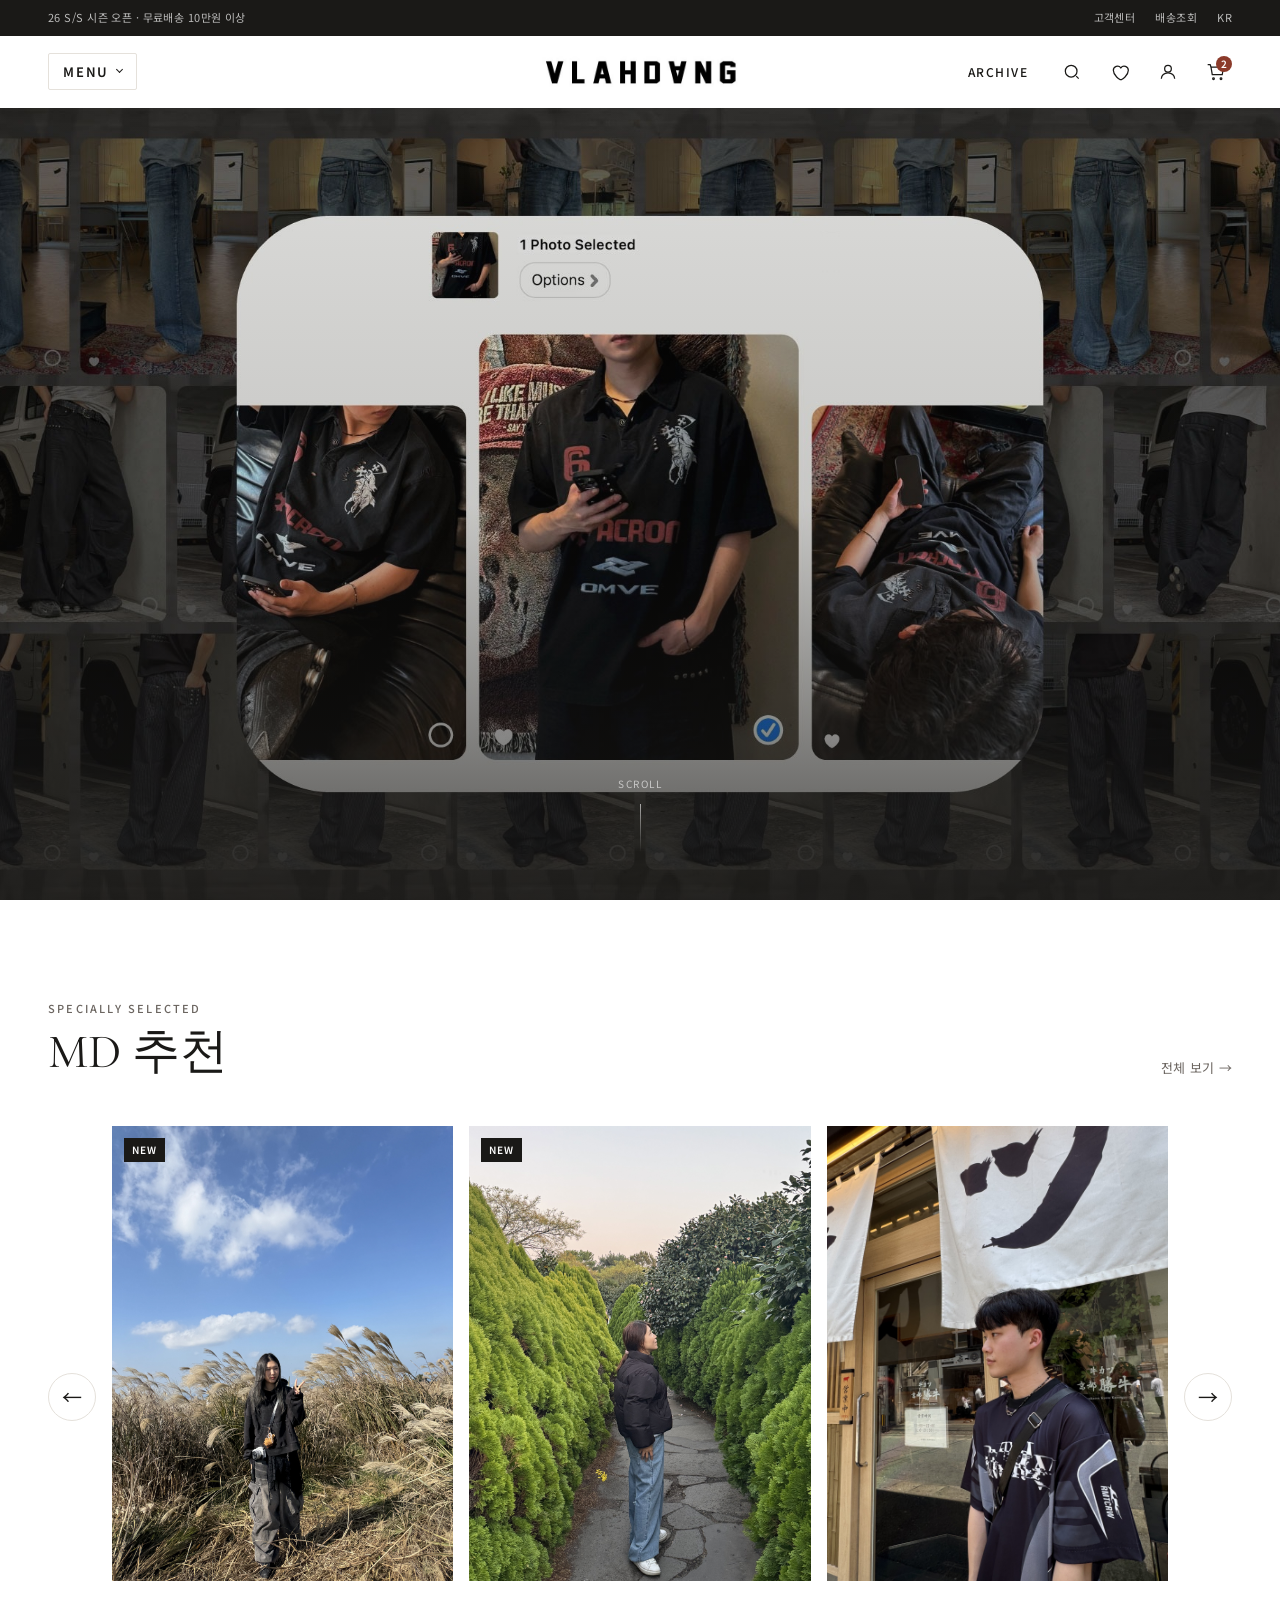
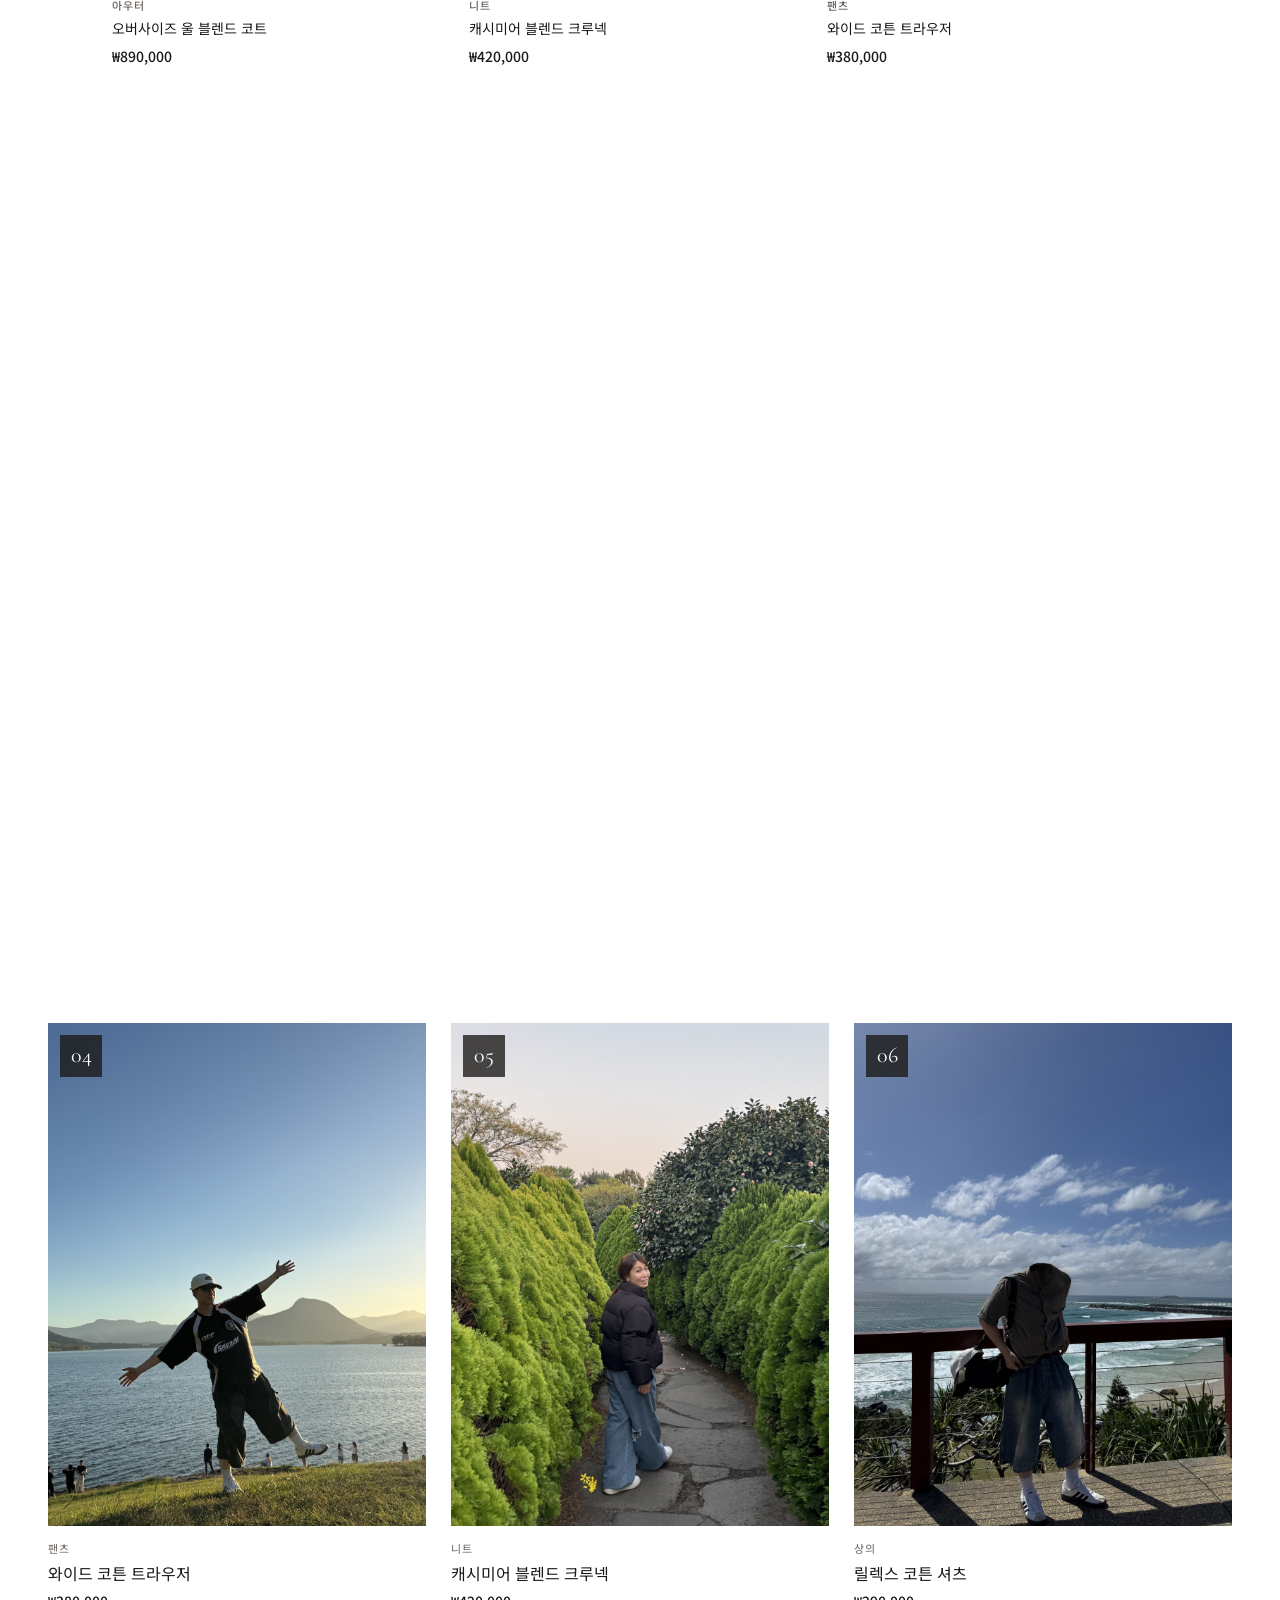
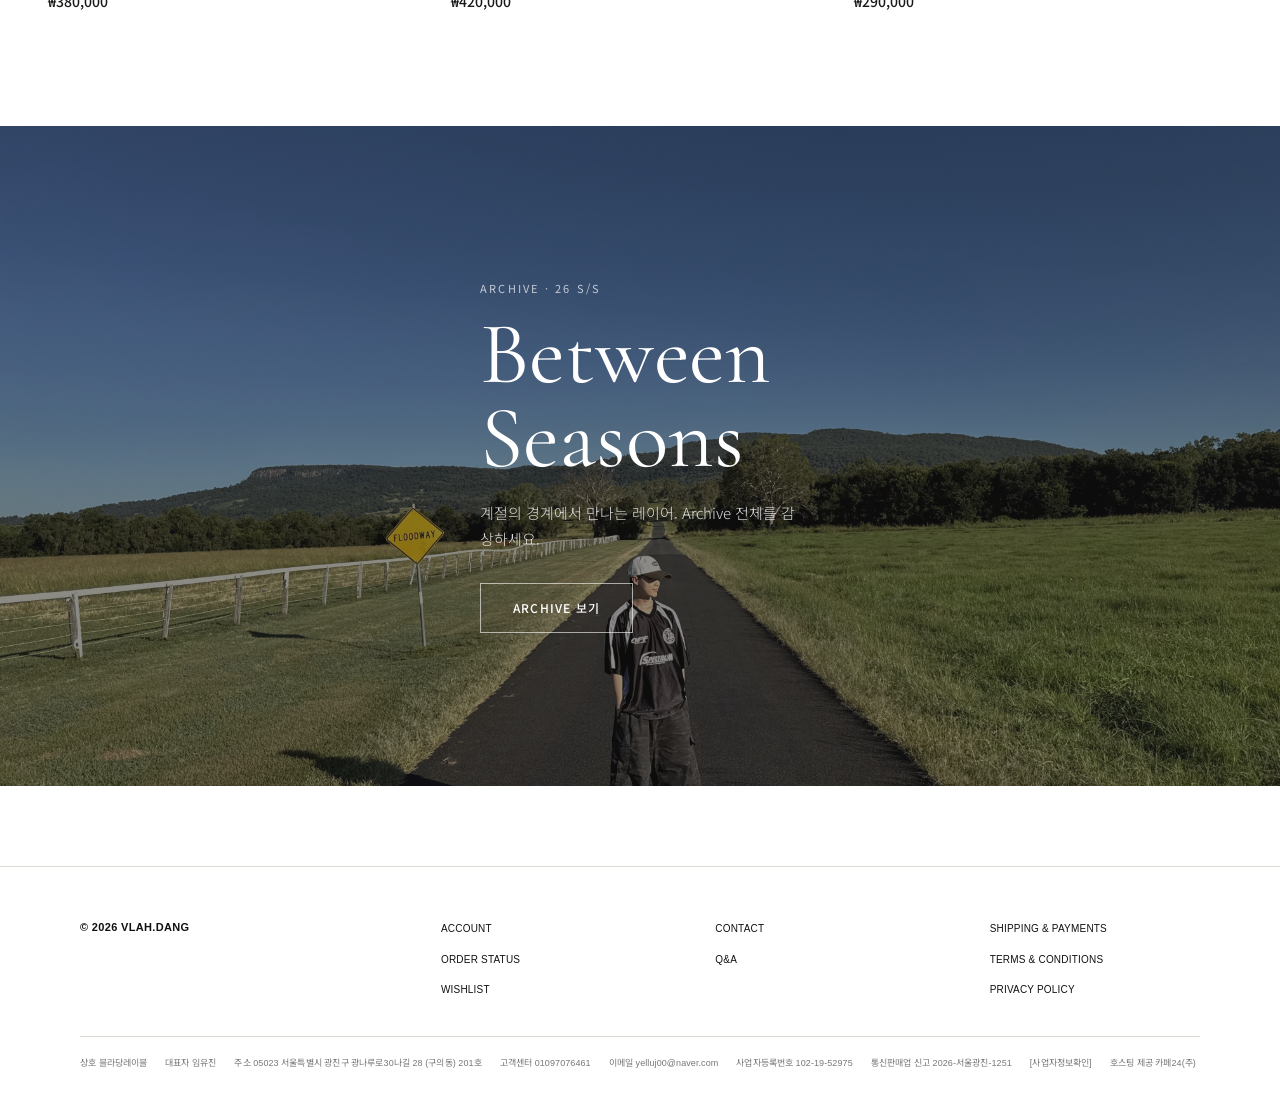
<file: index.html>
<!DOCTYPE html>
<html lang="ko">
<head>
  <meta charset="UTF-8" />
  <meta name="viewport" content="width=device-width, initial-scale=1.0" />
  <meta name="description" content="VLAHDANG 공식 온라인 스토어" />
  <title>VLAHDANG | Official Store</title>
  <link rel="preconnect" href="https://fonts.googleapis.com" />
  <link rel="preconnect" href="https://fonts.gstatic.com" crossorigin />
  <link href="https://fonts.googleapis.com/css2?family=Cormorant+Garamond:ital,wght@0,400;0,500;0,600;1,400&family=Noto+Sans+KR:wght@300;400;500;600&family=Outfit:wght@400;500;600&display=swap" rel="stylesheet" />
  <link rel="stylesheet" href="css/styles.css" />
</head>
<body data-page="home">
  <div class="utility-bar">
    <div class="container utility-bar__inner">
      <span>26 S/S 시즌 오픈 · 무료배송 10만원 이상</span>
      <div class="utility-bar__links">
        <a href="#">고객센터</a>
        <a href="#">배송조회</a>
        <a href="#">KR</a>
      </div>
    </div>
  </div>

  <header class="header" id="header">
    <div class="container header__inner">
      <div class="header__left">
        <button class="header__menu-btn" aria-label="메뉴 열기" id="menuBtn">
          <span></span><span></span>
        </button>
        <nav class="header__nav header__nav--menu" aria-label="주요 카테고리">
          <div class="header__menu-item">
            <button class="header__menu-trigger" type="button">Menu</button>
            <ul class="header__submenu">
              <li><a href="pages/new.html">&#51204;&#52404;</a></li>
              <li><a href="pages/new.html">NEW</a></li>
              <li><a href="pages/new.html?type=top">&#49345;&#51032;</a></li>
              <li><a href="pages/new.html?type=pants">&#54616;&#51032;</a></li>
              <li><a href="pages/new.html?type=outer">&#50500;&#50864;&#53552;</a></li>
              <li><a href="pages/new.html?type=set">&#49483;&#50629;</a></li>
              <li><a href="pages/acc.html">&#50529;&#49464;&#49436;&#47532;</a></li>
            </ul>
          </div>
        </nav>
      </div>

      <a href="index.html" class="brand-logo brand-logo--header" aria-label="Logo">
        <img src="assets/Logo/Logo.jpg" alt="Logo" class="brand-logo__img" />
      </a>

      <div class="header__right">
        <nav class="header__nav" aria-label="보조 메뉴">
          <a href="pages/editorial.html">Archive</a>
        </nav>
        <div class="header__actions">
          <button class="header__icon-btn" aria-label="search">
            <svg width="20" height="20" viewBox="0 0 24 24" fill="none" stroke="currentColor" stroke-width="1.5"><circle cx="11" cy="11" r="7"/><path d="M20 20l-3-3"/></svg>
          </button>
          <a href="#" class="header__icon-btn" aria-label="wishlist">
            <svg width="20" height="20" viewBox="0 0 24 24" fill="none" stroke="currentColor" stroke-width="1.5"><path d="M12 21s-8-4.5-8-11a5 5 0 0 1 9-3 5 5 0 0 1 9 3c0 6.5-8 11-8 11z"/></svg>
          </a>
          <a href="#" class="header__icon-btn" aria-label="account">
            <svg width="20" height="20" viewBox="0 0 24 24" fill="none" stroke="currentColor" stroke-width="1.5"><circle cx="12" cy="8" r="4"/><path d="M4 20c0-4 3.5-7 8-7s8 3 8 7"/></svg>
          </a>
          <a href="#" class="header__icon-btn header__cart" aria-label="cart">
            <svg width="20" height="20" viewBox="0 0 24 24" fill="none" stroke="currentColor" stroke-width="1.5"><path d="M6 6h15l-1.5 9h-12z"/><circle cx="9" cy="20" r="1"/><circle cx="18" cy="20" r="1"/><path d="M6 6L5 3H2"/></svg>
            <span class="header__cart-count">2</span>
          </a>
        </div>
      </div>
    </div>
  </header>

  <aside class="mobile-menu" id="mobileMenu" aria-hidden="true">
    <div class="mobile-menu__header">
      <span class="brand-logo brand-logo--menu" aria-label="Logo">
        <img src="assets/Logo/Logo.jpg" alt="Logo" class="brand-logo__img" />
      </span>
      <button id="menuClose" aria-label="메뉴 닫기">&times;</button>
    </div>
    <nav class="mobile-menu__nav">
      <a href="pages/new.html">NEW</a>
      <a href="pages/acc.html">ACC</a>
      <a href="pages/editorial.html">Archive</a>
    </nav>
  </aside>
  <div class="overlay" id="overlay"></div>

  <main>
    <section class="hero">
      <div class="hero__media">
        <img src="assets/home/main.jpg" alt="26 Spring Summer 컬렉션" class="hero__img" />
        <div class="hero__overlay"></div>
      <!-- </div>
      <div class="hero__content container">
        <p class="hero__label">26 S/S Collection</p>
        <h1 class="hero__title">Quiet<br /><em>Confidence</em></h1>
        <p class="hero__desc">옷이 아닌, 분위기와 자신감을 파는 곳</p>
        <div class="hero__cta">
          <a href="#" class="btn btn--primary">컬렉션 보기</a>
          <a href="pages/editorial.html" class="btn btn--ghost">Archive</a>
        </div> -->
      </div>
      <div class="hero__scroll">
        <span>Scroll</span>
        <div class="hero__scroll-line"></div>
      </div>
    </section>

    <section class="section products-section" id="new">
      <div class="container">
        <header class="section-header">
          <div class="section-header__left">
            <span class="section-label">Specially Selected</span>
            <h2 class="section-title">MD 추천</h2>
          </div>
          <a href="pages/md.html" class="section-link">전체 보기 →</a>
        </header>

        <div class="md-carousel" data-md-carousel>
          <button class="md-carousel__btn md-carousel__btn--prev" type="button" aria-label="이전 상품" data-md-carousel-prev>&larr;</button>
          <div class="md-carousel__viewport">
            <div class="product-grid md-carousel__track">
              <article class="product-card">
                <a href="pages/new.html" class="product-card__link">
                  <div class="product-card__img-wrap">
                    <img src="assets/products/women/IMG_7144/main.jpg" alt="오버사이즈 울 코트" class="product-card__img" />
                    <img src="assets/products/women/IMG_7201/main.jpg" alt="오버사이즈 울 코트 착용" class="product-card__img product-card__img--hover" />
                    <span class="product-card__badge">NEW</span>
                    <button class="product-card__wish" aria-label="찜하기">
                      <svg width="18" height="18" viewBox="0 0 24 24" fill="none" stroke="currentColor" stroke-width="1.5"><path d="M12 21s-8-4.5-8-11a5 5 0 0 1 9-3 5 5 0 0 1 9 3c0 6.5-8 11-8 11z"/></svg>
                    </button>
                  </div>
                  <div class="product-card__info">
                    <span class="product-card__category">아우터</span>
                    <h3 class="product-card__name">오버사이즈 울 블렌드 코트</h3>
                    <p class="product-card__price">₩890,000</p>
                  </div>
                </a>
              </article>

              <article class="product-card">
                <a href="#" class="product-card__link">
                  <div class="product-card__img-wrap">
                    <img src="assets/products/women/IMG_7204/main.jpg" alt="캐시미어 니트" class="product-card__img" />
                    <img src="assets/products/women/IMG_7207/main.jpg" alt="캐시미어 니트 착용" class="product-card__img product-card__img--hover" />
                    <span class="product-card__badge">NEW</span>
                    <button class="product-card__wish" aria-label="찜하기">
                      <svg width="18" height="18" viewBox="0 0 24 24" fill="none" stroke="currentColor" stroke-width="1.5"><path d="M12 21s-8-4.5-8-11a5 5 0 0 1 9-3 5 5 0 0 1 9 3c0 6.5-8 11-8 11z"/></svg>
                    </button>
                  </div>
                  <div class="product-card__info">
                    <span class="product-card__category">니트</span>
                    <h3 class="product-card__name">캐시미어 블렌드 크루넥</h3>
                    <p class="product-card__price">₩420,000</p>
                  </div>
                </a>
              </article>

              <article class="product-card">
                <a href="#" class="product-card__link">
                  <div class="product-card__img-wrap">
                    <img src="assets/products/men/IMG_5125/main.jpg" alt="와이드 트라우저" class="product-card__img" />
                    <img src="assets/products/men/IMG_7265/main.jpg" alt="와이드 트라우저 착용" class="product-card__img product-card__img--hover" />
                    <button class="product-card__wish" aria-label="찜하기">
                      <svg width="18" height="18" viewBox="0 0 24 24" fill="none" stroke="currentColor" stroke-width="1.5"><path d="M12 21s-8-4.5-8-11a5 5 0 0 1 9-3 5 5 0 0 1 9 3c0 6.5-8 11-8 11z"/></svg>
                    </button>
                  </div>
                  <div class="product-card__info">
                    <span class="product-card__category">팬츠</span>
                    <h3 class="product-card__name">와이드 코튼 트라우저</h3>
                    <p class="product-card__price">₩380,000</p>
                  </div>
                </a>
              </article>

              <article class="product-card">
                <a href="#" class="product-card__link">
                  <div class="product-card__img-wrap">
                    <img src="assets/products/women/IMG_7201/main.jpg" alt="실크 블라우스" class="product-card__img" />
                    <img src="assets/products/women/IMG_7204/main.jpg" alt="실크 블라우스 착용" class="product-card__img product-card__img--hover" />
                    <button class="product-card__wish" aria-label="찜하기">
                      <svg width="18" height="18" viewBox="0 0 24 24" fill="none" stroke="currentColor" stroke-width="1.5"><path d="M12 21s-8-4.5-8-11a5 5 0 0 1 9-3 5 5 0 0 1 9 3c0 6.5-8 11-8 11z"/></svg>
                    </button>
                  </div>
                  <div class="product-card__info">
                    <span class="product-card__category">상의</span>
                    <h3 class="product-card__name">실크 타이 블라우스</h3>
                    <p class="product-card__price">₩520,000</p>
                  </div>
                </a>
              </article>
            </div>
          </div>
          <button class="md-carousel__btn md-carousel__btn--next" type="button" aria-label="다음 상품" data-md-carousel-next>&rarr;</button>
        </div>
      </div>
    </section>

    <section class="section ranking-section">
      <div class="container">
        <header class="section-header">
          <div class="section-header__left">
            <span class="section-label">Best Ranking</span>
            <h2 class="section-title">실시간 인기</h2>
          </div>
          <div class="ranking-tabs" role="tablist">
            <button class="ranking-tabs__btn active" data-tab="all">전체</button>
          </div>
        </header>

        <ol class="ranking-list">
          <li class="ranking-item">
            <span class="ranking-item__rank">01</span>
            <a href="#" class="ranking-item__link">
              <img src="assets/products/women/IMG_7144/main.jpg" alt="더블 브레스티드 재킷" />
              <div class="ranking-item__info">
                <span class="ranking-item__category">아우터</span>
                <h3>더블 브레스티드 울 재킷</h3>
                <p class="ranking-item__price">₩1,290,000</p>
              </div>
            </a>
          </li>
          <li class="ranking-item">
            <span class="ranking-item__rank">02</span>
            <a href="#" class="ranking-item__link">
              <img src="assets/products/men/IMG_8310/main.jpg" alt="레더 로퍼" />
              <div class="ranking-item__info">
                <span class="ranking-item__category">슈즈</span>
                <h3>탭드 로퍼 · 블랙</h3>
                <p class="ranking-item__price">₩980,000</p>
              </div>
            </a>
          </li>
          <li class="ranking-item">
            <span class="ranking-item__rank">03</span>
            <a href="#" class="ranking-item__link">
              <img src="assets/products/men/IMG_7265/main.jpg" alt="울 코트" />
              <div class="ranking-item__info">
                <span class="ranking-item__category">아우터</span>
                <h3>오버사이즈 울 블렌드 코트</h3>
                <p class="ranking-item__price">₩890,000</p>
              </div>
            </a>
          </li>
          <li class="ranking-item">
            <span class="ranking-item__rank">04</span>
            <a href="#" class="ranking-item__link">
              <img src="assets/products/men/IMG_8477/main.jpg" alt="와이드 팬츠" />
              <div class="ranking-item__info">
                <span class="ranking-item__category">팬츠</span>
                <h3>와이드 코튼 트라우저</h3>
                <p class="ranking-item__price">₩380,000</p>
              </div>
            </a>
          </li>
          <li class="ranking-item">
            <span class="ranking-item__rank">05</span>
            <a href="#" class="ranking-item__link">
              <img src="assets/products/women/IMG_7207/main.jpg" alt="캐시미어 니트" />
              <div class="ranking-item__info">
                <span class="ranking-item__category">니트</span>
                <h3>캐시미어 블렌드 크루넥</h3>
                <p class="ranking-item__price">₩420,000</p>
              </div>
            </a>
          </li>
          <li class="ranking-item">
            <span class="ranking-item__rank">06</span>
            <a href="#" class="ranking-item__link">
              <img src="assets/products/men/IMG_8653/main.jpg" alt="코튼 셔츠" />
              <div class="ranking-item__info">
                <span class="ranking-item__category">상의</span>
                <h3>릴렉스 코튼 셔츠</h3>
                <p class="ranking-item__price">₩290,000</p>
              </div>
            </a>
          </li>
        </ol>
      </div>
    </section>

    <section class="archive">
      <div class="archive__media">
        <img src="assets/home/IMG_8319.jpg" alt="Spring Archive" />
      </div>
      <div class="archive__content">
        <span class="archive__label">Archive · 26 S/S</span>
        <h2 class="archive__title">Between<br />Seasons</h2>
        <p class="archive__text">계절의 경계에서 만나는 레이어. Archive 전체를 감상하세요.</p>
        <a href="pages/editorial.html" class="btn btn--outline-light">Archive 보기</a>
      </div>
    </section>
  </main>

  <footer class="footer">
    <div class="container footer__inner">
      <div class="footer__main">
        <p class="footer__copyright"><strong>&copy; 2026 VLAH.DANG</strong></p>
        <nav class="footer__links" aria-label="footer links">
          <ul class="footer__link-group">
            <li><a href="#">ACCOUNT</a></li>
            <li><a href="#">ORDER STATUS</a></li>
            <li><a href="#">WISHLIST</a></li>
          </ul>
          <ul class="footer__link-group">
            <li><a href="#">CONTACT</a></li>
            <li><a href="#">Q&amp;A</a></li>
          </ul>
          <ul class="footer__link-group">
            <li><a href="#">SHIPPING &amp; PAYMENTS</a></li>
            <li><a href="#">TERMS &amp; CONDITIONS</a></li>
            <li><a href="#">PRIVACY POLICY</a></li>
          </ul>
        </nav>
      </div>
      <div class="footer__company">
        <span>&#49345;&#54840; &#48660;&#46972;&#45817;&#47112;&#51060;&#48660;</span>
        <span>&#45824;&#54364;&#51088; &#51076;&#50976;&#51652;</span>
        <span>&#51452;&#49548; 05023 &#49436;&#50872;&#53945;&#48324;&#49884; &#44305;&#51652;&#44396; &#44305;&#45208;&#47336;&#47196;30&#45208;&#44600; 28 (&#44396;&#51032;&#46041;) 201&#54840;</span>
        <span>&#44256;&#44061;&#49468;&#53552; 01097076461</span>
        <span>&#51060;&#47700;&#51068; yelluj00@naver.com</span>
        <span>&#49324;&#50629;&#51088;&#46321;&#47197;&#48264;&#54840; 102-19-52975</span>
        <span>&#53685;&#49888;&#54032;&#47588;&#50629; &#49888;&#44256; 2026-&#49436;&#50872;&#44305;&#51652;-1251</span>
        <a href="#">[&#49324;&#50629;&#51088;&#51221;&#48372;&#54869;&#51064;]</a>
        <span>&#54840;&#49828;&#54021; &#51228;&#44277; &#52852;&#54168;24(&#51452;)</span>
      </div>
    </div>
  </footer>

  <script src="js/main.js"></script>
</body>
</html>
</file>
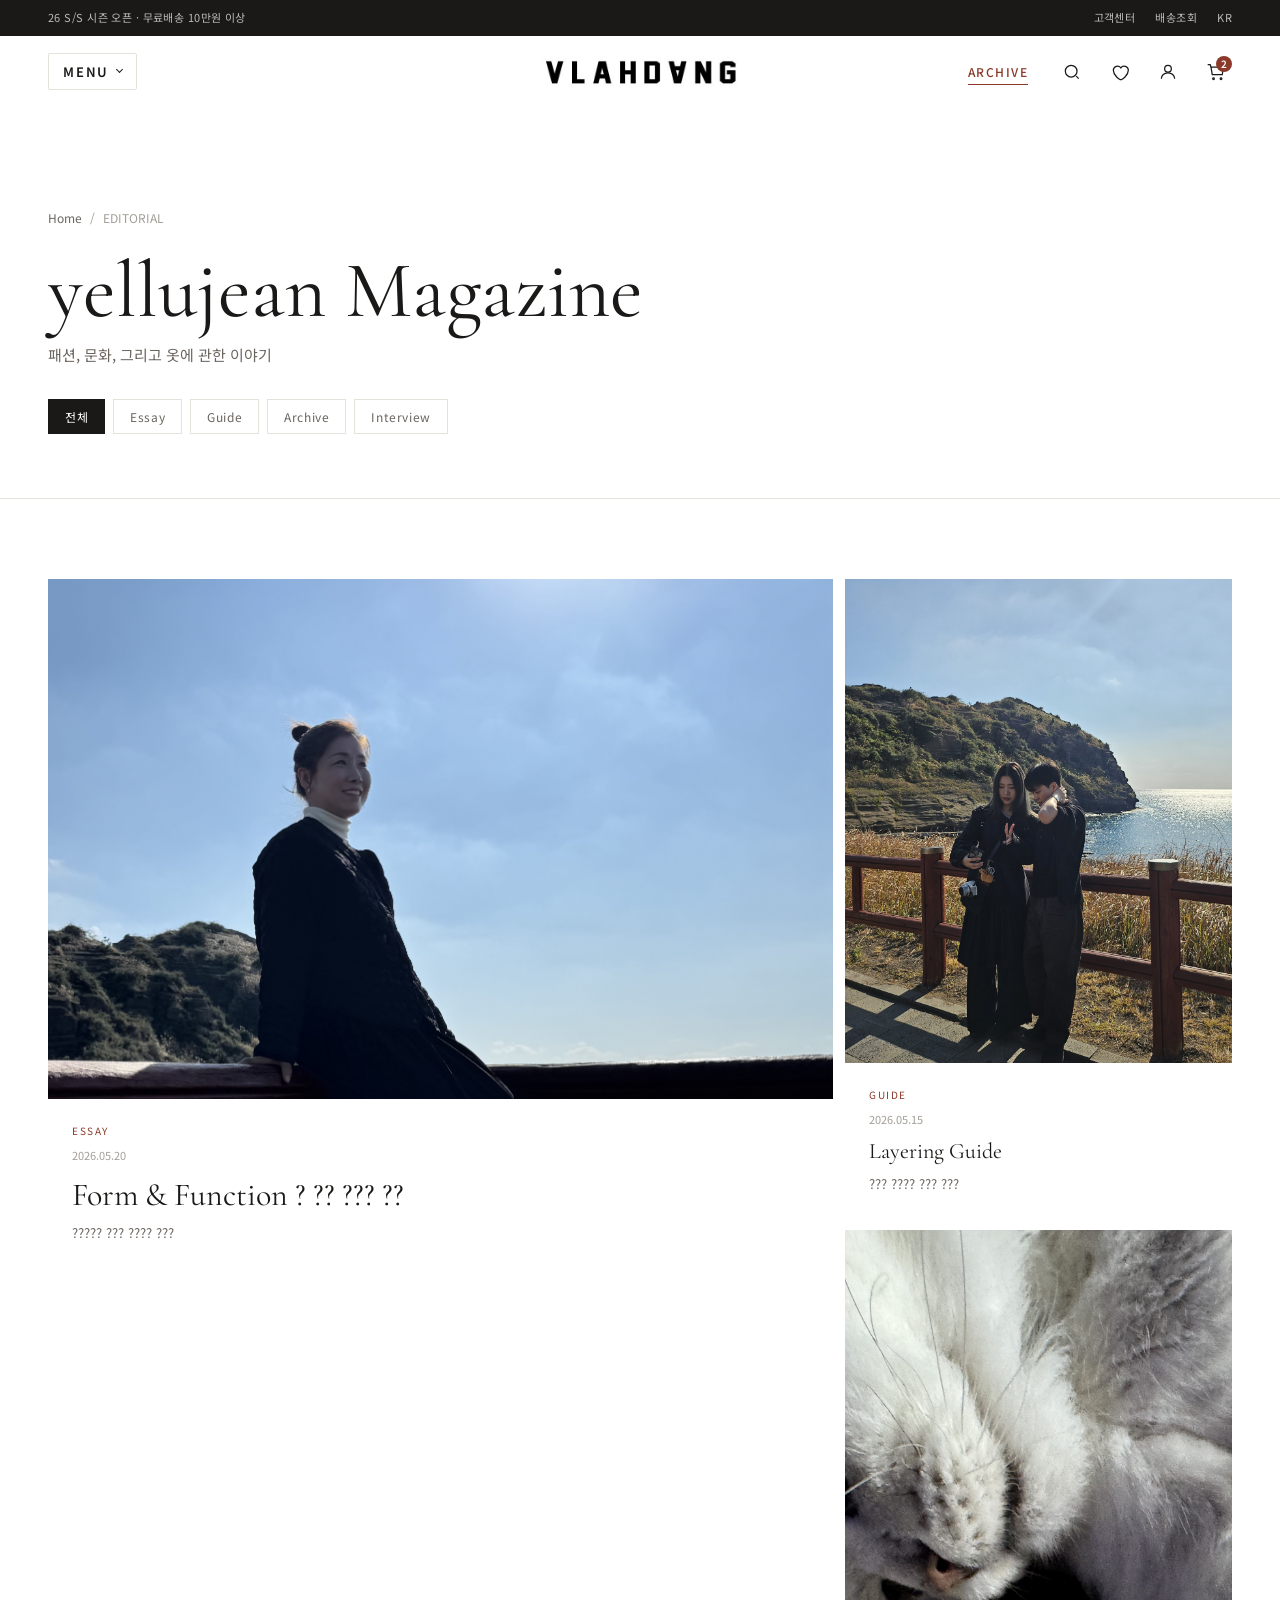
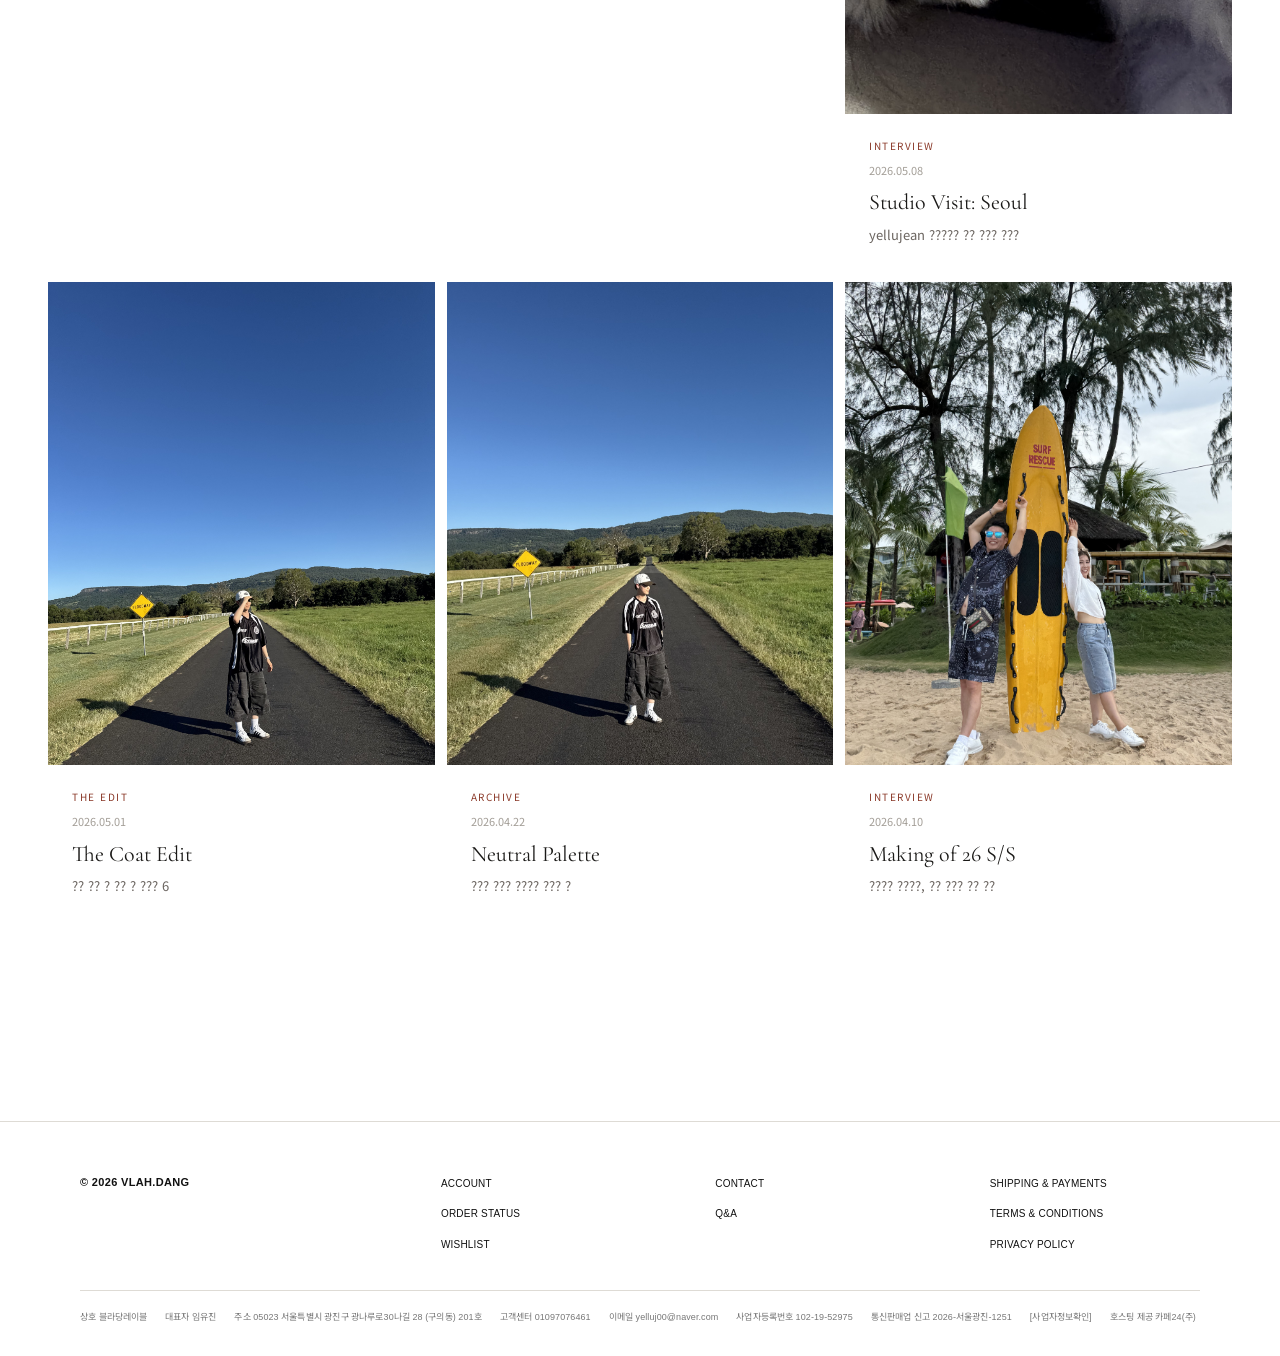
<file: pages/editorial.html>
<!DOCTYPE html>
<html lang="ko">
<head>
  <meta charset="UTF-8" />
  <meta name="viewport" content="width=device-width, initial-scale=1.0" />
  <title>yellujean | EDITORIAL</title>
  <link rel="preconnect" href="https://fonts.googleapis.com" />
  <link rel="preconnect" href="https://fonts.gstatic.com" crossorigin />
  <link href="https://fonts.googleapis.com/css2?family=Cormorant+Garamond:ital,wght@0,400;0,500;0,600;1,400&family=Noto+Sans+KR:wght@300;400;500;600&family=Outfit:wght@400;500;600&display=swap" rel="stylesheet" />
  <link rel="stylesheet" href="../css/styles.css" />
  <link rel="stylesheet" href="../css/pages.css" />
</head>
<body data-page="editorial">
  <main>
    <section class="editorial-page-hero">
      <div class="container">
        <nav class="page-hero__breadcrumb">
          <a href="../index.html">Home</a>
          <span> / </span>
          <span>EDITORIAL</span>
        </nav>
        <h1>yellujean Magazine</h1>
        <p>패션, 문화, 그리고 옷에 관한 이야기</p>
        <div class="editorial-filters" role="group" aria-label="에디토리얼 필터">
          <button type="button" class="active" data-editorial-filter="all">전체</button>
          <button type="button" data-editorial-filter="essay">Essay</button>
          <button type="button" data-editorial-filter="guide">Guide</button>
          <button type="button" data-editorial-filter="archive">Archive</button>
          <button type="button" data-editorial-filter="interview">Interview</button>
        </div>
      </div>
    </section>

    <section class="editorial-list">
      <div class="container">
        <div class="editorial-list-grid" id="editorial-grid"></div>
      </div>
    </section>
  </main>

  <script src="../js/products.js"></script>
  <script src="../js/layout.js"></script>
  <script src="../js/pages.js"></script>
  <script src="../js/main.js"></script>
  <script>
    (function () {
      const btns = document.querySelectorAll("[data-editorial-filter]");
      const grid = document.getElementById("editorial-grid");
      if (!grid || !btns.length) return;

      const categoryLabels = {
        essay: "Essay",
        guide: "Guide",
        interview: "Interview",
        edit: "The Edit",
        archive: "Archive",
      };

      function render(filter) {
        const items = filter === "all"
          ? YELLUJEAN_EDITORIALS
          : YELLUJEAN_EDITORIALS.filter((e) => e.category === filter);

        grid.innerHTML = items.map((item) => {
          const featured = item.featured ? " editorial-list-card--featured" : "";
          return `
            <article class="editorial-list-card${featured}">
              <a href="#">
                <img src="${resolveSiteAsset(item.image)}" alt="${item.title}" loading="lazy" />
                <div class="editorial-list-card__body">
                  <span class="editorial-list-card__cat">${categoryLabels[item.category] || item.category}</span>
                  <time datetime="${item.date}">${item.date.replace(/-/g, ".")}</time>
                  <h3>${item.title}</h3>
                  <p>${item.excerpt}</p>
                </div>
              </a>
            </article>`;
        }).join("");
      }

      btns.forEach((btn) => {
        btn.addEventListener("click", () => {
          btns.forEach((b) => b.classList.remove("active"));
          btn.classList.add("active");
          render(btn.dataset.editorialFilter);
        });
      });
    })();
  </script>
</body>
</html>
</file>
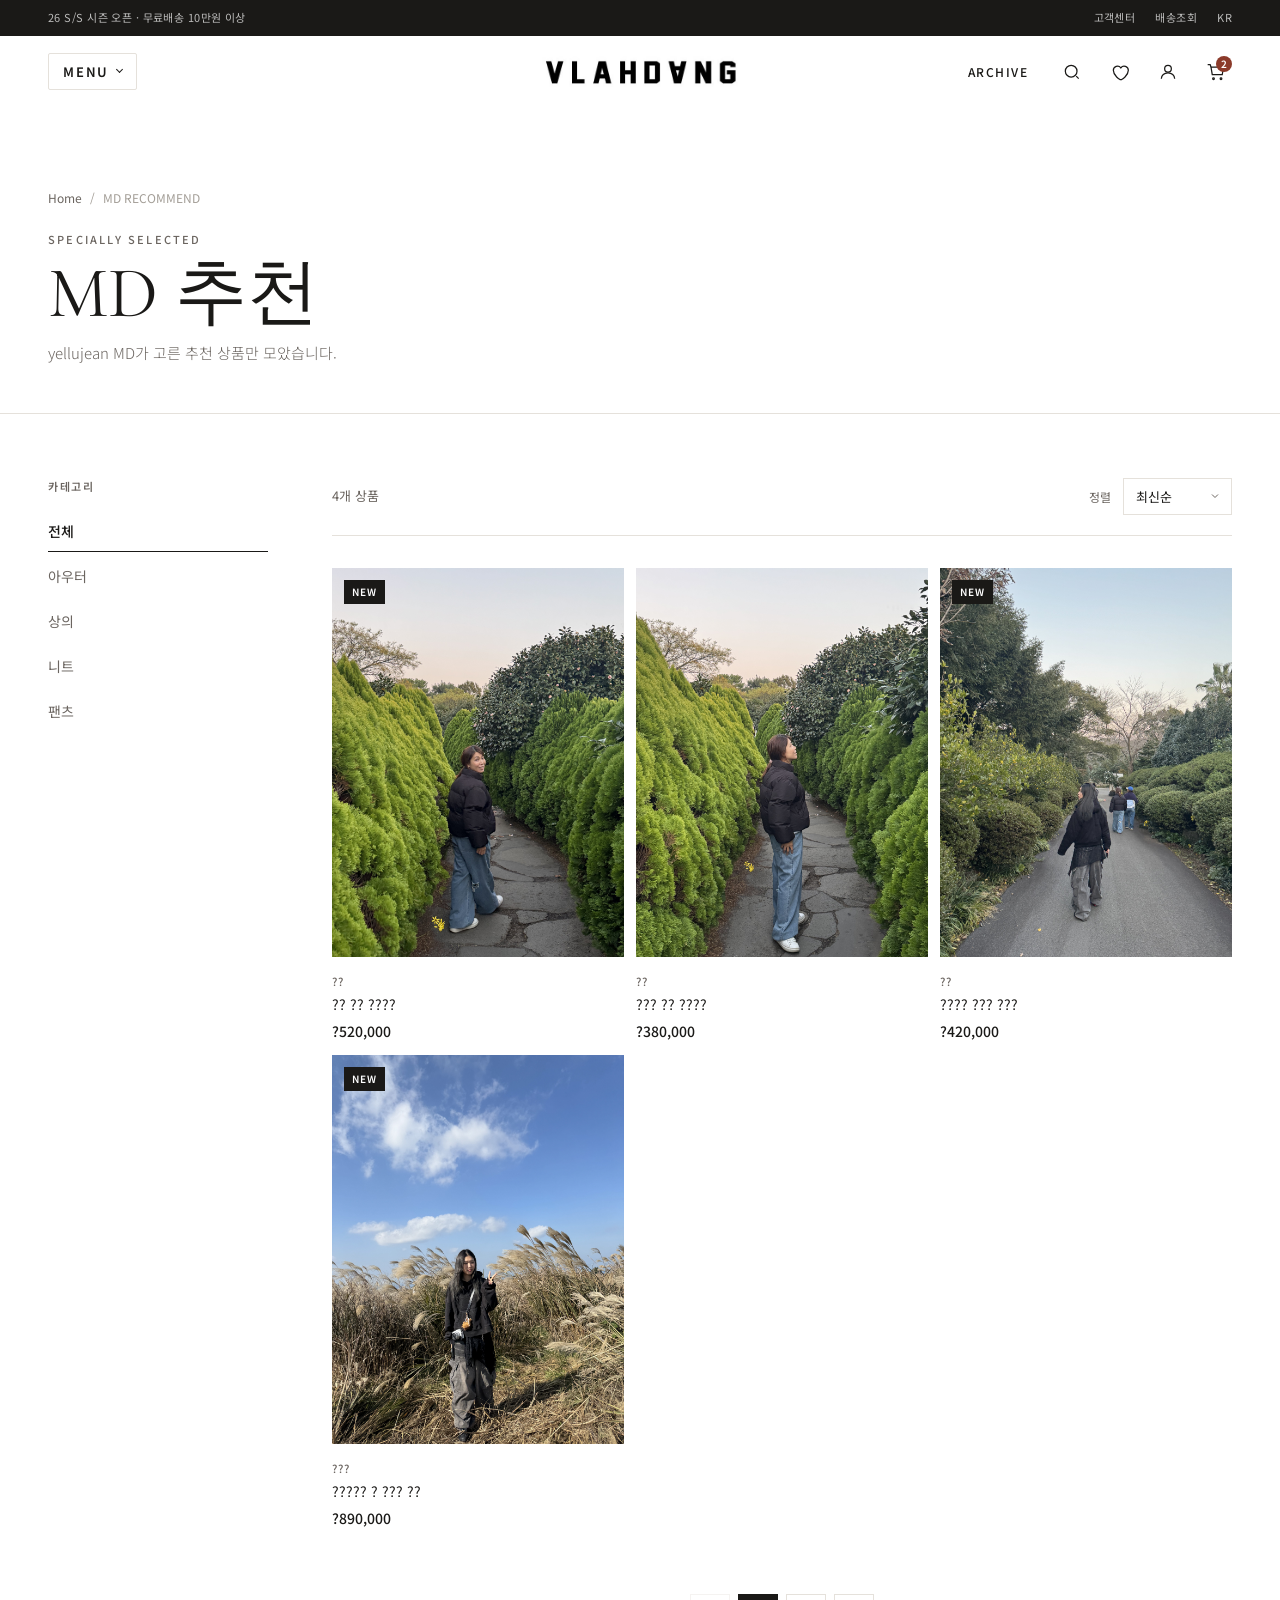
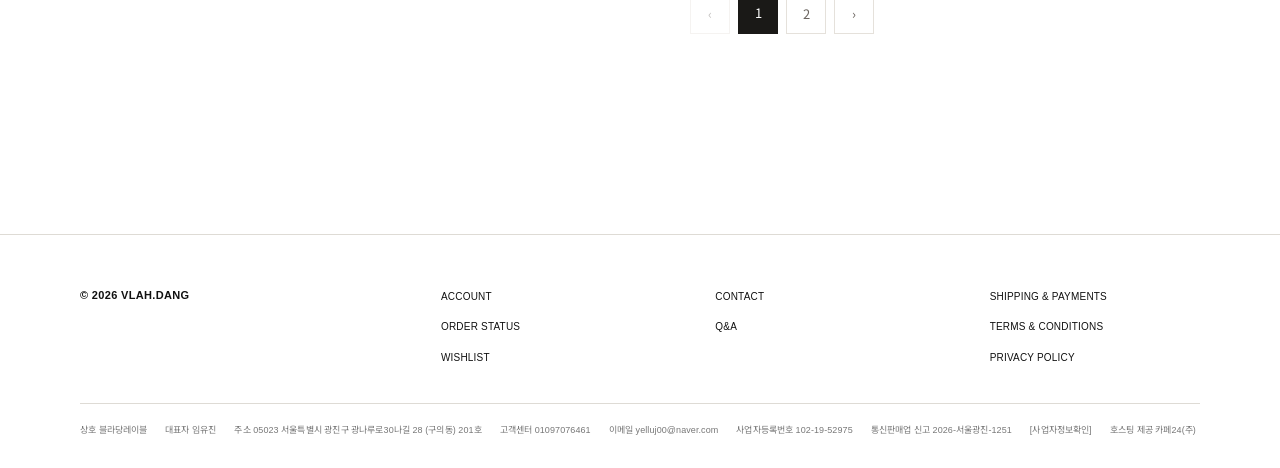
<file: pages/md.html>
<!DOCTYPE html>
<html lang="ko">
<head>
  <meta charset="UTF-8" />
  <meta name="viewport" content="width=device-width, initial-scale=1.0" />
  <title>yellujean | MD RECOMMEND</title>
  <link rel="preconnect" href="https://fonts.googleapis.com" />
  <link rel="preconnect" href="https://fonts.gstatic.com" crossorigin />
  <link href="https://fonts.googleapis.com/css2?family=Cormorant+Garamond:ital,wght@0,400;0,500;0,600;1,400&family=Noto+Sans+KR:wght@300;400;500;600&family=Outfit:wght@400;500;600&display=swap" rel="stylesheet" />
  <link rel="stylesheet" href="../css/styles.css" />
  <link rel="stylesheet" href="../css/pages.css" />
</head>
<body data-page="md">
  <main>
    <section class="page-hero">
      <div class="container">
        <nav class="page-hero__breadcrumb" aria-label="breadcrumb">
          <a href="../index.html">Home</a>
          <span>/</span>
          <span>MD RECOMMEND</span>
        </nav>
        <span class="page-hero__label">Specially Selected</span>
        <h1 class="page-hero__title">MD 추천</h1>
        <p class="page-hero__desc">yellujean MD가 고른 추천 상품만 모았습니다.</p>
      </div>
    </section>

    <section class="listing-page">
      <div class="container listing-layout">
        <aside class="listing-sidebar">
          <div>
            <h3>카테고리</h3>
            <div class="filter-list" role="group" aria-label="카테고리 필터">
              <button type="button" data-filter-type="all" class="active">전체</button>
              <button type="button" data-filter-type="outer">아우터</button>
              <button type="button" data-filter-type="top">상의</button>
              <button type="button" data-filter-type="knit">니트</button>
              <button type="button" data-filter-type="pants">팬츠</button>
            </div>
          </div>
        </aside>

        <div class="listing-main">
          <div class="listing-toolbar">
            <p class="listing-toolbar__count" id="product-count">-</p>
            <div class="listing-toolbar__sort">
              <label for="sort-select">정렬</label>
              <select id="sort-select">
                <option value="newest">최신순</option>
                <option value="price-low">낮은 가격순</option>
                <option value="price-high">높은 가격순</option>
                <option value="name">이름순</option>
              </select>
            </div>
          </div>
          <div class="listing-grid" id="product-grid"></div>
          <div class="empty-state" id="empty-state">
            <h3>상품이 없습니다</h3>
            <p>다른 카테고리를 선택해 보세요.</p>
          </div>
          <nav class="pagination" aria-label="페이지">
            <button type="button" disabled aria-label="이전">‹</button>
            <span class="is-current">1</span>
            <button type="button">2</button>
            <button type="button" aria-label="다음">›</button>
          </nav>
        </div>
      </div>
    </section>
  </main>

  <script src="../js/products.js"></script>
  <script src="../js/layout.js"></script>
  <script src="../js/pages.js"></script>
  <script src="../js/main.js"></script>
</body>
</html>
</file>
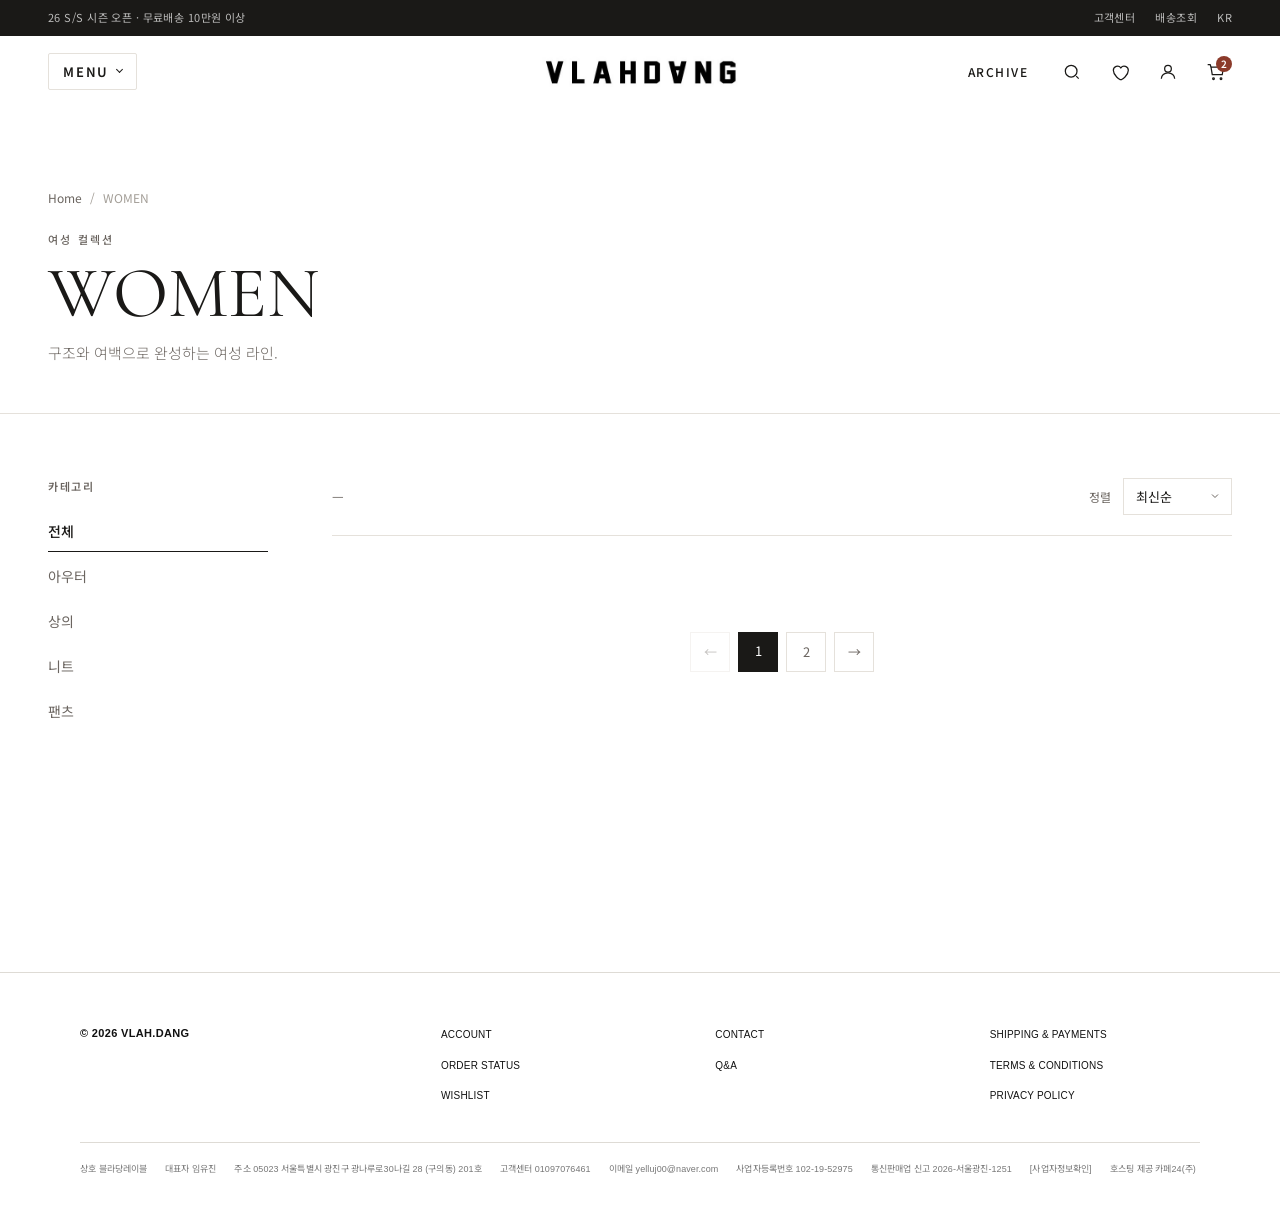
<file: pages/women.html>
<!DOCTYPE html>
<html lang="ko">
<head>
  <meta charset="UTF-8" />
  <meta name="viewport" content="width=device-width, initial-scale=1.0" />
  <title>yellujean | WOMEN</title>
  <link rel="preconnect" href="https://fonts.googleapis.com" />
  <link rel="preconnect" href="https://fonts.gstatic.com" crossorigin />
  <link href="https://fonts.googleapis.com/css2?family=Cormorant+Garamond:ital,wght@0,400;0,500;0,600;1,400&family=Noto+Sans+KR:wght@300;400;500;600&family=Outfit:wght@400;500;600&display=swap" rel="stylesheet" />
  <link rel="stylesheet" href="../css/styles.css" />
  <link rel="stylesheet" href="../css/pages.css" />
</head>
<body data-page="women">
  <main>
    <section class="page-hero">
      <div class="container">
        <nav class="page-hero__breadcrumb" aria-label="breadcrumb">
          <a href="../index.html">Home</a>
          <span>/</span>
          <span>WOMEN</span>
        </nav>
        <span class="page-hero__label">여성 컬렉션</span>
        <h1 class="page-hero__title">WOMEN</h1>
        <p class="page-hero__desc">구조와 여백으로 완성하는 여성 라인.</p>
      </div>
    </section>

    <section class="listing-page">
      <div class="container listing-layout">
        <aside class="listing-sidebar">
          <div>
            <h3>카테고리</h3>
            <div class="filter-list" role="group" aria-label="카테고리 필터">
              <button type="button" data-filter-type="all" class="active">전체</button>
              <button type="button" data-filter-type="outer">아우터</button>
              <button type="button" data-filter-type="top">상의</button>
              <button type="button" data-filter-type="knit">니트</button>
              <button type="button" data-filter-type="pants">팬츠</button>
            </div>
          </div>
        </aside>

        <div class="listing-main">
          <div class="listing-toolbar">
            <p class="listing-toolbar__count" id="product-count">—</p>
            <div class="listing-toolbar__sort">
              <label for="sort-select">정렬</label>
              <select id="sort-select">
                <option value="newest">최신순</option>
                <option value="price-low">낮은 가격순</option>
                <option value="price-high">높은 가격순</option>
                <option value="name">이름순</option>
              </select>
            </div>
          </div>
          <div class="listing-grid" id="product-grid"></div>
          <div class="empty-state" id="empty-state">
            <h3>상품이 없습니다</h3>
            <p>다른 카테고리를 선택해 보세요.</p>
          </div>
          <nav class="pagination" aria-label="페이지">
            <button type="button" disabled aria-label="이전">←</button>
            <span class="is-current">1</span>
            <button type="button">2</button>
            <button type="button" aria-label="다음">→</button>
          </nav>
        </div>
      </div>
    </section>
  </main>

  <script src="../js/products.js"></script>
  <script src="../js/layout.js"></script>
  <script src="../js/pages.js"></script>
  <script src="../js/main.js"></script>
</body>
</html>
</file>
<file: css/styles.css>
/* ============================================
   yellujean — Select Shop
   Editorial / refined fashion e-commerce
   ============================================ */

:root {
  --color-bg: #ffffff;
  --color-bg-dark: #1a1917;
  --color-surface: #ffffff;
  --color-text: #1a1917;
  --color-text-muted: #6b6560;
  --color-text-light: #a39e97;
  --color-border: #e5e1db;
  --color-accent: #8b3a2a;
  --color-accent-hover: #6e2e21;

  --font-serif: "Cormorant Garamond", "Noto Serif KR", Georgia, serif;
  --font-sans: "Noto Sans KR", -apple-system, BlinkMacSystemFont, sans-serif;
  --font-brand: "Outfit", var(--font-sans);
  --color-brand-gold: #c4a35a;

  --header-height: 72px;
  --utility-height: 36px;
  --container-max: 1400px;
  --gutter: clamp(20px, 4vw, 48px);

  --ease-out: cubic-bezier(0.22, 1, 0.36, 1);
  --transition: 0.4s var(--ease-out);
}

*,
*::before,
*::after {
  box-sizing: border-box;
  margin: 0;
  padding: 0;
}

html {
  scroll-behavior: smooth;
  -webkit-font-smoothing: antialiased;
}

body {
  font-family: var(--font-sans);
  font-size: 14px;
  font-weight: 400;
  line-height: 1.6;
  color: var(--color-text);
  background: var(--color-bg);
  overflow-x: hidden;
}

img {
  display: block;
  max-width: 100%;
  height: auto;
}

a {
  color: inherit;
  text-decoration: none;
}

button {
  font-family: inherit;
  cursor: pointer;
  border: none;
  background: none;
}

ul, ol {
  list-style: none;
}

.container {
  width: 100%;
  max-width: var(--container-max);
  margin: 0 auto;
  padding: 0 var(--gutter);
}

/* ---- Utility Bar ---- */
.utility-bar {
  height: var(--utility-height);
  background: var(--color-bg-dark);
  color: rgba(255, 255, 255, 0.7);
  font-size: 11px;
  letter-spacing: 0.04em;
}

.utility-bar__inner {
  height: 100%;
  display: flex;
  align-items: center;
  justify-content: space-between;
}

.utility-bar__links {
  display: flex;
  gap: 20px;
}

.utility-bar__links a:hover {
  color: #fff;
}

/* ---- Header ---- */
.header {
  position: sticky;
  top: 0;
  z-index: 100;
  height: var(--header-height);
  background: #ffffff;
  border-bottom: 1px solid transparent;
  transition: border-color var(--transition), box-shadow var(--transition);
}

.header.scrolled {
  background: #ffffff;
  border-color: var(--color-border);
  box-shadow: 0 1px 0 rgba(0, 0, 0, 0.04);
}

.header__inner {
  height: 100%;
  display: flex;
  align-items: center;
  justify-content: space-between;
  gap: 24px;
}

.header__left,
.header__right {
  display: flex;
  align-items: center;
  gap: 28px;
  flex: 1;
}

.header__left {
  justify-content: flex-start;
}

.header__right {
  justify-content: flex-end;
}

.header__menu-btn {
  display: none;
  flex-direction: column;
  gap: 6px;
  padding: 8px;
}

.header__menu-btn span {
  display: block;
  width: 22px;
  height: 1px;
  background: var(--color-text);
  transition: var(--transition);
}

.header__nav {
  display: flex;
  gap: 28px;
}

.header__nav a {
  font-size: 12px;
  font-weight: 500;
  letter-spacing: 0.12em;
  text-transform: uppercase;
  position: relative;
}

.header__nav a::after {
  content: "";
  position: absolute;
  left: 0;
  bottom: -4px;
  width: 0;
  height: 1px;
  background: var(--color-text);
  transition: width var(--transition);
}

.header__nav a:hover::after {
  width: 100%;
}
.header__menu-item {
  position: relative;
}

.header__menu-trigger {
  display: inline-flex;
  align-items: center;
  gap: 8px;
  min-height: 34px;
  padding: 8px 14px;
  border: 1px solid var(--color-border);
  border-radius: 2px;
  background: rgba(255, 255, 255, 0.82);
  font-size: 13px;
  font-weight: 600;
  letter-spacing: 0.14em;
  text-transform: uppercase;
  color: var(--color-text);
  transition: border-color var(--transition), background var(--transition), color var(--transition);
}

.header__menu-trigger::after {
  content: "";
  width: 5px;
  height: 5px;
  border-right: 1px solid currentColor;
  border-bottom: 1px solid currentColor;
  transform: translateY(-2px) rotate(45deg);
  transition: transform var(--transition);
}

.header__menu-item:hover .header__menu-trigger,
.header__menu-item:focus-within .header__menu-trigger {
  border-color: var(--color-text);
  background: #fff;
}

.header__menu-item:hover .header__menu-trigger::after,
.header__menu-item:focus-within .header__menu-trigger::after {
  transform: translateY(1px) rotate(225deg);
}

.header__submenu {
  position: absolute;
  top: calc(100% + 18px);
  left: 0;
  z-index: 20;
  min-width: 212px;
  padding: 12px 0 14px;
  background: #fff;
  border: 1px solid var(--color-border);
  box-shadow: 0 10px 24px rgba(0, 0, 0, 0.08);
  opacity: 0;
  visibility: hidden;
  transform: translateY(8px);
  transition: opacity 0.2s, transform 0.2s, visibility 0.2s;
}

.header__menu-item:hover .header__submenu,
.header__menu-item:focus-within .header__submenu {
  opacity: 1;
  visibility: visible;
  transform: translateY(0);
}

.header__submenu a {
  display: block;
  padding: 10px 18px;
  color: var(--color-text-muted);
  white-space: nowrap;
}

.header__submenu a::after {
  display: none;
}

.header__submenu a:hover {
  color: var(--color-text);
}

/* ---- Brand logo ---- */
.brand-logo {
  display: inline-flex;
  align-items: center;
  justify-content: center;
  text-decoration: none;
  flex-shrink: 0;
  transition: opacity 0.25s ease;
}

.brand-logo:hover {
  opacity: 0.75;
}

.brand-logo__img {
  display: block;
  width: auto;
  height: 42px;
  object-fit: contain;
}

.brand-logo--header {
  position: relative;
  z-index: 1;
}

.brand-logo--menu .brand-logo__img {
  height: 38px;
}

.brand-logo--footer {
  align-items: flex-start;
  margin-bottom: 4px;
}

.brand-logo--footer:hover {
  opacity: 1;
}

.brand-logo--footer .brand-logo__img {
  height: 46px;
}

.header__actions {
  display: flex;
  align-items: center;
  justify-content: flex-end;
  gap: 16px;
}

.header__icon-btn {
  display: flex;
  align-items: center;
  justify-content: center;
  padding: 6px;
  color: var(--color-text);
  transition: opacity 0.2s;
}

.header__icon-btn:hover {
  opacity: 0.6;
}

.header__cart {
  position: relative;
}

.header__cart-count {
  position: absolute;
  top: 0;
  right: 0;
  width: 16px;
  height: 16px;
  background: var(--color-accent);
  color: #fff;
  font-size: 10px;
  font-weight: 600;
  border-radius: 50%;
  display: flex;
  align-items: center;
  justify-content: center;
}

/* ---- Mobile Menu ---- */
.mobile-menu {
  position: fixed;
  top: 0;
  left: 0;
  width: min(320px, 85vw);
  height: 100vh;
  background: var(--color-surface);
  z-index: 200;
  transform: translateX(-100%);
  transition: transform var(--transition);
  padding: 24px;
}

.mobile-menu.open {
  transform: translateX(0);
}

.mobile-menu__header {
  display: flex;
  justify-content: space-between;
  align-items: center;
  margin-bottom: 48px;
}

.mobile-menu__header button {
  font-size: 32px;
  line-height: 1;
  color: var(--color-text-muted);
}

.mobile-menu__nav {
  display: flex;
  flex-direction: column;
  gap: 24px;
}

.mobile-menu__nav a {
  font-size: 18px;
  font-weight: 400;
  letter-spacing: 0.05em;
}

.overlay {
  position: fixed;
  inset: 0;
  background: rgba(0, 0, 0, 0.4);
  z-index: 150;
  opacity: 0;
  visibility: hidden;
  transition: opacity var(--transition), visibility var(--transition);
}

.overlay.visible {
  opacity: 1;
  visibility: visible;
}

/* ---- Buttons ---- */
.btn {
  display: inline-flex;
  align-items: center;
  justify-content: center;
  padding: 14px 32px;
  font-size: 12px;
  font-weight: 500;
  letter-spacing: 0.1em;
  text-transform: uppercase;
  transition: all var(--transition);
}

.btn--primary {
  background: var(--color-text);
  color: #fff;
}

.btn--primary:hover {
  background: var(--color-accent);
}

.btn--ghost {
  background: transparent;
  color: #fff;
  border: 1px solid rgba(255, 255, 255, 0.5);
}

.btn--ghost:hover {
  background: rgba(255, 255, 255, 0.1);
  border-color: #fff;
}

.btn--outline-light {
  background: transparent;
  color: #fff;
  border: 1px solid rgba(255, 255, 255, 0.6);
}

.btn--outline-light:hover {
  background: #fff;
  color: var(--color-text);
}

/* ---- Hero ---- */
.hero {
  position: relative;
  min-height: calc(100vh - var(--header-height) - var(--utility-height));
  display: flex;
  align-items: flex-end;
  overflow: hidden;
}

.hero__media {
  position: absolute;
  inset: 0;
}

.hero__img {
  width: 100%;
  height: 100%;
  object-fit: cover;
  object-position: center 55%;
}

/* 와이드 화면: 얼굴·전신이 보이도록 (20%→상단만, bottom→하단만) */
@media (min-width: 1024px) {
  .hero__img {
    object-position: center 60%;
  }
}

.hero__overlay {
  position: absolute;
  inset: 0;
  background: linear-gradient(
    to top,
    rgba(26, 25, 23, 0.75) 0%,
    rgba(26, 25, 23, 0.2) 50%,
    rgba(26, 25, 23, 0.1) 100%
  );
}

.hero__content {
  position: relative;
  z-index: 2;
  padding-bottom: clamp(60px, 10vw, 120px);
  color: #fff;
}

.hero__label {
  font-size: 11px;
  font-weight: 500;
  letter-spacing: 0.2em;
  text-transform: uppercase;
  margin-bottom: 20px;
  opacity: 0.8;
}

.hero__title {
  font-family: var(--font-serif);
  font-size: clamp(56px, 10vw, 120px);
  font-weight: 400;
  line-height: 0.95;
  letter-spacing: -0.02em;
  margin-bottom: 24px;
}

.hero__title em {
  font-style: italic;
  font-weight: 400;
}

.hero__desc {
  font-size: clamp(16px, 1.8vw, 18px);
  font-weight: 400;
  max-width: 420px;
  margin-bottom: 36px;
  line-height: 1.75;
  color: #fff;
  letter-spacing: 0.02em;
  text-shadow:
    0 1px 8px rgba(0, 0, 0, 0.5),
    0 2px 20px rgba(0, 0, 0, 0.35);
}

.hero__cta {
  display: flex;
  gap: 16px;
  flex-wrap: wrap;
}

.hero__scroll {
  position: absolute;
  left: 50%;
  bottom: 48px;
  z-index: 2;
  display: flex;
  flex-direction: column;
  align-items: center;
  gap: 12px;
  color: rgba(255, 255, 255, 0.6);
  font-size: 10px;
  letter-spacing: 0.15em;
  text-transform: uppercase;
  transform: translateX(-50%);
}

.hero__scroll-line {
  width: 1px;
  height: 48px;
  background: linear-gradient(to bottom, rgba(255,255,255,0.6), transparent);
  animation: scrollPulse 2s ease-in-out infinite;
}

@keyframes scrollPulse {
  0%, 100% { opacity: 0.4; transform: scaleY(0.8); transform-origin: top; }
  50% { opacity: 1; transform: scaleY(1); }
}

/* ---- Quick Nav ---- */
.quick-nav {
  padding: 0;
  border-bottom: 1px solid var(--color-border);
  background: var(--color-surface);
}

.quick-nav__list {
  display: flex;
  overflow-x: auto;
  scrollbar-width: none;
}

.quick-nav__list::-webkit-scrollbar {
  display: none;
}

.quick-nav__list li {
  flex: 1;
  min-width: 140px;
  border-right: 1px solid var(--color-border);
}

.quick-nav__list li:last-child {
  border-right: none;
}

.quick-nav__list a {
  display: flex;
  flex-direction: column;
  align-items: center;
  gap: 8px;
  padding: 28px 16px;
  font-size: 13px;
  font-weight: 500;
  letter-spacing: 0.05em;
  transition: background var(--transition);
}

.quick-nav__list a:hover {
  background: var(--color-bg);
}

.quick-nav__num {
  font-family: var(--font-serif);
  font-size: 20px;
  color: var(--color-text-light);
}

/* ---- Editorial Banner ---- */
.editorial-banner {
  padding: clamp(48px, 8vw, 80px) 0;
}

.editorial-banner__grid {
  display: grid;
  grid-template-columns: 1.2fr 1fr;
  grid-template-rows: 1fr 1fr;
  gap: 12px;
  min-height: 560px;
}

.editorial-card {
  position: relative;
  overflow: hidden;
  display: block;
}

.editorial-card--large {
  grid-row: 1 / 3;
}

.editorial-card img {
  width: 100%;
  height: 100%;
  object-fit: cover;
  transition: transform 0.8s var(--ease-out);
}

.editorial-card:hover img {
  transform: scale(1.04);
}

.editorial-card__content {
  position: absolute;
  inset: 0;
  display: flex;
  flex-direction: column;
  justify-content: flex-end;
  padding: clamp(24px, 4vw, 40px);
  background: linear-gradient(to top, rgba(0,0,0,0.55) 0%, transparent 60%);
  color: #fff;
}

.editorial-card__tag {
  font-size: 10px;
  letter-spacing: 0.2em;
  text-transform: uppercase;
  margin-bottom: 8px;
  opacity: 0.8;
}

.editorial-card h2 {
  font-family: var(--font-serif);
  font-size: clamp(28px, 4vw, 42px);
  font-weight: 400;
  line-height: 1.1;
}

.editorial-card p {
  font-size: 13px;
  margin-top: 6px;
  opacity: 0.8;
}

/* ---- Section Common ---- */
.section {
  padding: clamp(64px, 10vw, 100px) 0;
}

.section-header {
  display: flex;
  align-items: flex-end;
  justify-content: space-between;
  margin-bottom: 48px;
  gap: 24px;
  flex-wrap: wrap;
}

.section-header--center {
  flex-direction: column;
  align-items: center;
  text-align: center;
}

.section-label {
  display: block;
  font-size: 11px;
  font-weight: 500;
  letter-spacing: 0.2em;
  text-transform: uppercase;
  color: var(--color-text-muted);
  margin-bottom: 8px;
}

.section-title {
  font-family: var(--font-serif);
  font-size: clamp(32px, 5vw, 48px);
  font-weight: 400;
  line-height: 1.1;
}

.section-link {
  font-size: 13px;
  color: var(--color-text-muted);
  letter-spacing: 0.02em;
  transition: color 0.2s;
}

.section-link:hover {
  color: var(--color-accent);
}

/* ---- Product Grid ---- */
.product-grid {
  display: grid;
  grid-template-columns: repeat(4, 1fr);
  gap: 12px;
}

.md-carousel {
  position: relative;
  display: grid;
  grid-template-columns: 48px minmax(0, 1fr) 48px;
  align-items: center;
  gap: 16px;
}

.md-carousel__viewport {
  overflow: hidden;
}

.md-carousel__track {
  display: flex;
  gap: 16px;
  overflow-x: auto;
  scroll-behavior: smooth;
  scroll-snap-type: x mandatory;
  scrollbar-width: none;
}

.md-carousel__track::-webkit-scrollbar {
  display: none;
}

.md-carousel__track .product-card {
  flex: 0 0 calc((100% - 32px) / 3);
  scroll-snap-align: start;
}

.md-carousel__btn {
  width: 48px;
  height: 48px;
  border: 1px solid var(--color-border);
  border-radius: 50%;
  background: var(--color-surface);
  color: var(--color-text);
  font-size: 20px;
  line-height: 1;
  display: inline-flex;
  align-items: center;
  justify-content: center;
  transition: background 0.2s, color 0.2s, border-color 0.2s, transform 0.2s;
}

.md-carousel__btn:hover {
  background: var(--color-text);
  border-color: var(--color-text);
  color: #fff;
}

.md-carousel__btn:active {
  transform: scale(0.94);
}

.product-card__link {
  display: block;
}

.product-card__img-wrap {
  position: relative;
  aspect-ratio: 3 / 4;
  overflow: hidden;
  background: #e8e4df;
  margin-bottom: 16px;
}

.product-card__img {
  width: 100%;
  height: 100%;
  object-fit: cover;
  transition: opacity 0.5s var(--ease-out), transform 0.6s var(--ease-out);
}

.product-card__img--hover {
  position: absolute;
  inset: 0;
  opacity: 0;
}

.product-card:hover .product-card__img:not(.product-card__img--hover) {
  opacity: 0;
}

.product-card:hover .product-card__img--hover {
  opacity: 1;
}

.product-card:hover .product-card__img {
  transform: scale(1.03);
}

.product-card__badge {
  position: absolute;
  top: 12px;
  left: 12px;
  font-size: 10px;
  font-weight: 600;
  letter-spacing: 0.1em;
  padding: 4px 8px;
  background: var(--color-text);
  color: #fff;
}

.product-card__wish {
  position: absolute;
  top: 12px;
  right: 12px;
  width: 36px;
  height: 36px;
  background: rgba(255, 255, 255, 0.9);
  border-radius: 50%;
  display: flex;
  align-items: center;
  justify-content: center;
  opacity: 0;
  transform: translateY(-4px);
  transition: opacity 0.3s, transform 0.3s;
}

.product-card:hover .product-card__wish {
  opacity: 1;
  transform: translateY(0);
}

.product-card__wish:hover {
  color: var(--color-accent);
}

.product-card__category,
.product-card__brand {
  font-size: 11px;
  font-weight: 500;
  letter-spacing: 0.1em;
  color: var(--color-text-muted);
  display: block;
  margin-bottom: 4px;
}

.product-card__name {
  font-size: 14px;
  font-weight: 400;
  margin-bottom: 6px;
  line-height: 1.4;
}

.product-card__price {
  font-size: 14px;
  font-weight: 500;
}

/* ---- Archive ---- */
.archive {
  position: relative;
  min-height: 70vh;
  display: flex;
  align-items: center;
}

.archive__media {
  position: absolute;
  inset: 0;
}

.archive__media img {
  width: 100%;
  height: 100%;
  object-fit: cover;
}

.archive__media::after {
  content: "";
  position: absolute;
  inset: 0;
  background: rgba(26, 25, 23, 0.5);
}

.archive__content {
  position: relative;
  z-index: 2;
  max-width: var(--container-max);
  margin: 0 auto;
  padding: clamp(80px, 12vw, 160px) var(--gutter);
  color: #fff;
}

.archive__label {
  font-size: 11px;
  letter-spacing: 0.2em;
  text-transform: uppercase;
  opacity: 0.7;
  display: block;
  margin-bottom: 16px;
}

.archive__title {
  font-family: var(--font-serif);
  font-size: clamp(48px, 8vw, 88px);
  font-weight: 400;
  line-height: 0.95;
  margin-bottom: 20px;
}

.archive__text {
  font-size: 15px;
  font-weight: 300;
  max-width: 320px;
  opacity: 0.85;
  margin-bottom: 32px;
  line-height: 1.7;
}

/* ---- Ranking ---- */
.ranking-section {
  background: var(--color-surface);
}

.ranking-tabs {
  display: flex;
  gap: 4px;
}

.ranking-tabs__btn {
  padding: 8px 16px;
  font-size: 12px;
  letter-spacing: 0.05em;
  color: var(--color-text-muted);
  border: 1px solid var(--color-border);
  transition: all 0.2s;
}

.ranking-tabs__btn.active,
.ranking-tabs__btn:hover {
  background: var(--color-text);
  color: #fff;
  border-color: var(--color-text);
}

.ranking-list {
  display: grid;
  grid-template-columns: repeat(3, minmax(0, 1fr));
  gap: clamp(16px, 2vw, 28px);
}

.ranking-item {
  position: relative;
}

.ranking-item:nth-child(n + 7) {
  display: none;
}

.ranking-item__rank {
  font-family: var(--font-serif);
  font-size: 22px;
  font-weight: 400;
  color: #fff;
  position: absolute;
  top: 12px;
  left: 12px;
  z-index: 2;
  min-width: 42px;
  height: 42px;
  display: inline-flex;
  align-items: center;
  justify-content: center;
  background: rgba(26, 25, 23, 0.78);
}

.ranking-item__link {
  display: flex;
  flex-direction: column;
  gap: 14px;
  height: 100%;
  transition: opacity 0.2s, transform 0.3s var(--ease-out);
}

.ranking-item__link:hover {
  opacity: 0.86;
  transform: translateY(-4px);
}

.ranking-item__link img {
  width: 100%;
  aspect-ratio: 3 / 4;
  object-fit: cover;
  background: var(--color-bg);
}

.ranking-item__info {
  min-height: 86px;
}

.ranking-item__category,
.ranking-item__brand {
  font-size: 11px;
  letter-spacing: 0.1em;
  color: var(--color-text-muted);
  display: block;
  margin-bottom: 4px;
}

.ranking-item__info h3 {
  font-size: 16px;
  font-weight: 400;
  margin-bottom: 6px;
  line-height: 1.4;
}

.ranking-item__price {
  font-size: 14px;
  font-weight: 500;
}

/* ---- Brands ---- */
.brand-marquee {
  overflow: hidden;
  margin-bottom: 48px;
  padding: 24px 0;
  border-top: 1px solid var(--color-border);
  border-bottom: 1px solid var(--color-border);
}

.brand-marquee__track {
  display: flex;
  gap: 64px;
  animation: marquee 30s linear infinite;
  width: max-content;
}

.brand-marquee__track span {
  font-family: var(--font-serif);
  font-size: clamp(24px, 4vw, 36px);
  color: var(--color-text-light);
  white-space: nowrap;
  letter-spacing: 0.1em;
}

@keyframes marquee {
  0% { transform: translateX(0); }
  100% { transform: translateX(-50%); }
}

.brand-grid {
  display: grid;
  grid-template-columns: repeat(4, 1fr);
  gap: 12px;
}

.brand-card {
  position: relative;
  aspect-ratio: 1;
  overflow: hidden;
  display: block;
}

.brand-card img {
  width: 100%;
  height: 100%;
  object-fit: cover;
  filter: grayscale(30%);
  transition: filter 0.5s, transform 0.6s var(--ease-out);
}

.brand-card:hover img {
  filter: grayscale(0%);
  transform: scale(1.05);
}

.brand-card span {
  position: absolute;
  bottom: 20px;
  left: 20px;
  font-size: 12px;
  font-weight: 500;
  letter-spacing: 0.15em;
  color: #fff;
  text-shadow: 0 1px 8px rgba(0,0,0,0.4);
}

/* ---- Magazine ---- */
.magazine-grid {
  display: grid;
  grid-template-columns: 1.4fr 1fr 1fr;
  gap: 12px;
}

.magazine-card a {
  display: block;
  position: relative;
  overflow: hidden;
}

.magazine-card img {
  width: 100%;
  aspect-ratio: 4 / 5;
  object-fit: cover;
  transition: transform 0.7s var(--ease-out);
}

.magazine-card--featured img {
  aspect-ratio: auto;
  min-height: 480px;
  height: 100%;
}

.magazine-card:hover img {
  transform: scale(1.03);
}

.magazine-card__content {
  position: absolute;
  bottom: 0;
  left: 0;
  right: 0;
  padding: 28px;
  background: linear-gradient(to top, rgba(0,0,0,0.7) 0%, transparent 100%);
  color: #fff;
}

.magazine-card time {
  font-size: 11px;
  letter-spacing: 0.05em;
  opacity: 0.7;
  display: block;
  margin-bottom: 8px;
}

.magazine-card h3 {
  font-family: var(--font-serif);
  font-size: clamp(20px, 2.5vw, 28px);
  font-weight: 400;
  line-height: 1.2;
}

.magazine-card p {
  font-size: 13px;
  margin-top: 8px;
  opacity: 0.8;
}

/* ---- Newsletter ---- */
.newsletter {
  background: var(--color-bg-dark);
  color: #fff;
  padding: clamp(64px, 10vw, 96px) 0;
}

.newsletter__inner {
  display: flex;
  align-items: center;
  justify-content: space-between;
  gap: 48px;
  flex-wrap: wrap;
}

.newsletter__text h2 {
  font-family: var(--font-serif);
  font-size: clamp(32px, 5vw, 44px);
  font-weight: 400;
  margin-bottom: 8px;
}

.newsletter__text p {
  font-size: 14px;
  font-weight: 300;
  opacity: 0.7;
}

.newsletter__form {
  display: flex;
  gap: 0;
  flex: 1;
  max-width: 480px;
  min-width: 280px;
}

.newsletter__form input {
  flex: 1;
  padding: 14px 20px;
  background: rgba(255, 255, 255, 0.08);
  border: 1px solid rgba(255, 255, 255, 0.2);
  border-right: none;
  color: #fff;
  font-family: inherit;
  font-size: 14px;
  outline: none;
  transition: border-color 0.2s;
}

.newsletter__form input::placeholder {
  color: rgba(255, 255, 255, 0.4);
}

.newsletter__form input:focus {
  border-color: rgba(255, 255, 255, 0.5);
}

.newsletter__form .btn {
  flex-shrink: 0;
  background: #fff;
  color: var(--color-text);
}

.newsletter__form .btn:hover {
  background: var(--color-accent);
  color: #fff;
}

/* ---- Footer ---- */
.footer {
  margin-top: 80px;
  background: #fff;
  border-top: 1px solid #dedbd5;
  padding: 0;
}

.footer__inner {
  width: calc(100% - 160px);
  max-width: 1260px;
  margin: 0 auto;
  padding: 52px 0 30px;
}

.footer__main {
  display: grid;
  grid-template-columns: minmax(220px, 1.15fr) 3fr;
  gap: 70px;
  align-items: start;
}

.footer__copyright {
  margin: 0;
  color: #111;
  font-family: "Helvetica Neue", Arial, "Pretendard", "Apple SD Gothic Neo", "Noto Sans KR", sans-serif;
  font-size: 11px;
  font-weight: 500;
  letter-spacing: 0.03em;
  line-height: 1.6;
  text-transform: uppercase;
}

.footer__copyright strong {
  font-weight: 700;
}

.footer__links {
  display: grid;
  width: 100%;
  grid-template-columns: repeat(3, minmax(0, 1fr));
  gap: 64px;
}

.footer__link-group {
  display: flex;
  margin: 0;
  padding: 0;
  gap: 13px;
  flex-direction: column;
}

.footer__link-group li {
  margin: 0;
  padding: 0;
  line-height: 1;
}

.footer__link-group a {
  color: #111;
  font-family: "Helvetica Neue", Arial, "Pretendard", "Apple SD Gothic Neo", "Noto Sans KR", sans-serif;
  font-size: 10px;
  font-weight: 500;
  letter-spacing: 0.02em;
  line-height: 1.45;
  text-transform: uppercase;
  transition: color 0.2s;
}

.footer__link-group a:hover {
  color: #777;
}

.footer__company {
  display: flex;
  margin-top: 38px;
  padding-top: 18px;
  border-top: 1px solid #dedbd5;
  color: #777;
  font-family: "Helvetica Neue", Arial, "Pretendard", "Apple SD Gothic Neo", "Noto Sans KR", sans-serif;
  font-size: 9px;
  font-weight: 400;
  letter-spacing: 0.01em;
  line-height: 1.8;
  column-gap: 18px;
  flex-wrap: wrap;
}

.footer__company span {
  white-space: normal;
}

.footer__company a {
  color: inherit;
  text-decoration: none;
}

.footer__company a:hover {
  color: #111;
}

/* ---- Responsive ---- */
@media (max-width: 1200px) {
  .product-grid {
    grid-template-columns: repeat(3, 1fr);
  }

  .md-carousel__track .product-card {
    flex-basis: calc((100% - 16px) / 2);
  }

  .product-grid .product-card:last-child {
    display: none;
  }

  .md-carousel .product-card:last-child {
    display: block;
  }

  .brand-grid {
    grid-template-columns: repeat(2, 1fr);
  }

  .magazine-grid {
    grid-template-columns: 1fr 1fr;
  }

  .magazine-card--featured {
    grid-column: 1 / -1;
  }
}

@media (max-width: 992px) {
  .header__nav {
    display: none;
  }

  .header__menu-btn {
    display: flex;
  }

  .header__right .header__nav {
    display: none;
  }

  .brand-logo--header {
    position: absolute;
    left: 50%;
    transform: translateX(-50%);
  }

  .header__inner {
    position: relative;
  }

  .editorial-banner__grid {
    grid-template-columns: 1fr;
    grid-template-rows: auto;
    min-height: auto;
  }

  .editorial-card--large {
    grid-row: auto;
    min-height: 400px;
  }

  .editorial-card:not(.editorial-card--large) {
    min-height: 280px;
  }

  .product-grid {
    grid-template-columns: repeat(2, 1fr);
  }

  .md-carousel {
    display: block;
  }

  .md-carousel__viewport {
    overflow: visible;
  }

  .md-carousel__track {
    gap: 12px;
    overflow-x: auto;
    padding: 0 0 6px;
  }

  .md-carousel__track .product-card {
    flex-basis: 78%;
  }

  .md-carousel .product-card:last-child {
    display: block;
  }

  .md-carousel__btn {
    position: absolute;
    top: 38%;
    z-index: 3;
    width: 42px;
    height: 42px;
    background: rgba(255, 255, 255, 0.92);
  }

  .md-carousel__btn--prev {
    left: 8px;
  }

  .md-carousel__btn--next {
    right: 8px;
  }

  .product-grid .product-card:last-child {
    display: block;
  }
}

@media (max-width: 640px) {
  .utility-bar__links {
    display: none;
  }

  .hero__scroll {
    display: none;
  }

  .ranking-tabs {
    width: 100%;
    justify-content: flex-start;
  }

  .ranking-list {
    grid-template-columns: repeat(2, minmax(0, 1fr));
    gap: 20px 12px;
  }

  .ranking-item__rank {
    font-size: 18px;
    min-width: 36px;
    height: 36px;
  }

  .ranking-item__info {
    min-height: 104px;
  }

  .magazine-grid {
    grid-template-columns: 1fr;
  }

  .newsletter__inner {
    flex-direction: column;
    align-items: flex-start;
  }

  .newsletter__form {
    width: 100%;
    max-width: none;
  }
}

@media (max-width: 1024px) {
  .footer {
    margin-top: 50px;
  }

  .footer__inner {
    width: calc(100% - 32px);
    padding: 40px 0;
  }

  .footer__main {
    display: flex;
    flex-direction: column;
    gap: 18px;
  }

  .footer__copyright {
    order: 1;
    width: 100%;
    margin-top: 16px;
  }

  .footer__links {
    order: 2;
    display: flex;
    width: 100%;
    flex-direction: row;
    flex-wrap: wrap;
    gap: 10px;
  }

  .footer__link-group {
    display: contents;
  }

  .footer__link-group a {
    font-size: 13px;
    font-weight: 400;
  }

  .footer__company {
    display: flex;
    width: 100%;
    margin-top: 18px;
    flex-flow: row wrap;
    flex-direction: column;
    text-align: left;
  }

  .footer__company span,
  .footer__company a {
    display: block;
    line-height: 20px;
  }
}
</file>
<file: css/pages.css>
/* ---- Shared sub-page styles ---- */

.header__nav a.is-active {
  color: var(--color-accent);
}

.header__nav a.is-active::after {
  width: 100%;
  background: var(--color-accent);
}

/* Page hero */
.page-hero {
  padding: clamp(48px, 8vw, 80px) 0 clamp(32px, 5vw, 48px);
  border-bottom: 1px solid var(--color-border);
  background: var(--color-surface);
}

.page-hero__breadcrumb {
  display: flex;
  align-items: center;
  gap: 8px;
  font-size: 12px;
  color: var(--color-text-muted);
  margin-bottom: 24px;
}

.page-hero__breadcrumb a:hover {
  color: var(--color-text);
}

.page-hero__breadcrumb span {
  color: var(--color-text-light);
}

.page-hero__label {
  font-size: 11px;
  font-weight: 500;
  letter-spacing: 0.2em;
  text-transform: uppercase;
  color: var(--color-text-muted);
  display: block;
  margin-bottom: 8px;
}

.page-hero__title {
  font-family: var(--font-serif);
  font-size: clamp(40px, 7vw, 72px);
  font-weight: 400;
  line-height: 1;
  margin-bottom: 12px;
}

.page-hero__desc {
  font-size: 15px;
  font-weight: 300;
  color: var(--color-text-muted);
  max-width: 480px;
}

.page-hero--dark {
  background: var(--color-bg-dark);
  color: #fff;
  border-bottom: none;
}

.page-hero--dark .page-hero__breadcrumb,
.page-hero--dark .page-hero__breadcrumb a {
  color: rgba(255, 255, 255, 0.5);
}

.page-hero--dark .page-hero__breadcrumb a:hover {
  color: #fff;
}

.page-hero--dark .page-hero__label,
.page-hero--dark .page-hero__desc {
  color: rgba(255, 255, 255, 0.6);
}

/* Listing layout */
.listing-page {
  padding: clamp(40px, 6vw, 64px) 0 clamp(80px, 10vw, 120px);
}

.listing-layout {
  display: grid;
  grid-template-columns: 220px 1fr;
  gap: clamp(32px, 5vw, 64px);
  align-items: start;
}

.listing-sidebar {
  position: sticky;
  top: calc(var(--header-height) + var(--utility-height) + 24px);
}

.listing-sidebar h3 {
  font-size: 11px;
  font-weight: 600;
  letter-spacing: 0.15em;
  text-transform: uppercase;
  margin-bottom: 16px;
  color: var(--color-text-muted);
}

.filter-list {
  display: flex;
  flex-direction: column;
  gap: 4px;
  margin-bottom: 40px;
}

.filter-list button {
  text-align: left;
  padding: 10px 0;
  font-size: 14px;
  color: var(--color-text-muted);
  border-bottom: 1px solid transparent;
  transition: color 0.2s, border-color 0.2s;
}

.filter-list button:hover,
.filter-list button.active {
  color: var(--color-text);
}

.filter-list button.active {
  border-bottom-color: var(--color-text);
  font-weight: 500;
}

.listing-toolbar {
  display: flex;
  align-items: center;
  justify-content: space-between;
  margin-bottom: 32px;
  padding-bottom: 20px;
  border-bottom: 1px solid var(--color-border);
  flex-wrap: wrap;
  gap: 16px;
}

.listing-toolbar__count {
  font-size: 13px;
  color: var(--color-text-muted);
}

.listing-toolbar__sort {
  display: flex;
  align-items: center;
  gap: 12px;
}

.listing-toolbar__sort label {
  font-size: 12px;
  color: var(--color-text-muted);
}

.listing-toolbar__sort select {
  padding: 8px 32px 8px 12px;
  font-family: inherit;
  font-size: 13px;
  border: 1px solid var(--color-border);
  background: var(--color-surface);
  color: var(--color-text);
  appearance: none;
  background-image: url("data:image/svg+xml,%3Csvg xmlns='http://www.w3.org/2000/svg' width='12' height='12' viewBox='0 0 24 24' fill='none' stroke='%236b6560' stroke-width='2'%3E%3Cpath d='M6 9l6 6 6-6'/%3E%3C/svg%3E");
  background-repeat: no-repeat;
  background-position: right 10px center;
  cursor: pointer;
  outline: none;
}

.listing-grid {
  display: grid;
  grid-template-columns: repeat(3, 1fr);
  gap: 12px;
}

.product-card__price--sale {
  color: var(--color-accent);
  font-weight: 600;
}

.product-card__price--orig {
  font-size: 12px;
  color: var(--color-text-light);
  text-decoration: line-through;
  font-weight: 400;
  margin-left: 6px;
}

.product-card__badge--sale {
  background: var(--color-accent);
}

.empty-state {
  display: none;
  text-align: center;
  padding: 80px 24px;
  color: var(--color-text-muted);
}

.empty-state.visible {
  display: block;
}

.empty-state h3 {
  font-family: var(--font-serif);
  font-size: 28px;
  margin-bottom: 8px;
  color: var(--color-text);
}

/* Pagination */
.pagination {
  display: flex;
  justify-content: center;
  gap: 8px;
  margin-top: 64px;
}

.pagination button,
.pagination span {
  min-width: 40px;
  height: 40px;
  display: flex;
  align-items: center;
  justify-content: center;
  font-size: 13px;
  border: 1px solid var(--color-border);
  background: var(--color-surface);
  color: var(--color-text-muted);
  transition: all 0.2s;
}

.pagination button:hover,
.pagination span.is-current {
  background: var(--color-text);
  color: #fff;
  border-color: var(--color-text);
}

.pagination button:disabled {
  opacity: 0.4;
  cursor: not-allowed;
}

/* About page */
.about-hero {
  padding: clamp(64px, 10vw, 100px) 0 clamp(48px, 8vw, 64px);
  background: var(--color-surface);
  border-bottom: 1px solid var(--color-border);
}

.about-hero__title {
  font-family: var(--font-serif);
  font-size: clamp(56px, 9vw, 96px);
  font-weight: 400;
  line-height: 1;
  margin-bottom: 16px;
  text-transform: lowercase;
}

.about-hero__lead {
  font-size: 16px;
  font-weight: 300;
  color: var(--color-text-muted);
  max-width: 520px;
  line-height: 1.7;
}

.about-story {
  padding: clamp(64px, 10vw, 100px) 0;
}

.about-story__grid {
  display: grid;
  grid-template-columns: 1fr 1fr;
  gap: clamp(32px, 6vw, 80px);
  align-items: center;
}

.about-story__media img {
  width: 100%;
  aspect-ratio: 4 / 5;
  object-fit: cover;
}

.about-story__text h2 {
  font-family: var(--font-serif);
  font-size: clamp(32px, 5vw, 44px);
  font-weight: 400;
  margin-bottom: 24px;
}

.about-story__text p {
  font-size: 15px;
  color: var(--color-text-muted);
  line-height: 1.8;
  margin-bottom: 16px;
}

.about-values {
  padding: clamp(64px, 10vw, 100px) 0;
  background: var(--color-surface);
  border-top: 1px solid var(--color-border);
}

.about-values__list {
  display: grid;
  grid-template-columns: repeat(3, 1fr);
  gap: 32px;
  margin-top: 48px;
}

.about-values__list li {
  padding-top: 24px;
  border-top: 1px solid var(--color-border);
}

.about-values__num {
  font-family: var(--font-serif);
  font-size: 24px;
  color: var(--color-text-light);
  display: block;
  margin-bottom: 16px;
}

.about-values__list h3 {
  font-size: 16px;
  font-weight: 500;
  margin-bottom: 10px;
}

.about-values__list p {
  font-size: 14px;
  color: var(--color-text-muted);
  line-height: 1.7;
}

.about-wholesale {
  padding: clamp(64px, 10vw, 80px) 0 clamp(80px, 10vw, 120px);
}

.about-wholesale__inner {
  display: flex;
  align-items: center;
  justify-content: space-between;
  gap: 48px;
  padding: clamp(40px, 6vw, 56px);
  background: var(--color-bg-dark);
  color: #fff;
  flex-wrap: wrap;
}

.about-wholesale__inner .section-label {
  color: rgba(255, 255, 255, 0.5);
}

.about-wholesale__inner h2 {
  font-family: var(--font-serif);
  font-size: clamp(28px, 4vw, 40px);
  font-weight: 400;
  margin: 8px 0 12px;
}

.about-wholesale__inner p {
  font-size: 14px;
  opacity: 0.75;
  max-width: 400px;
  line-height: 1.7;
}

.about-wholesale .btn--primary {
  background: #fff;
  color: var(--color-text);
}

.about-wholesale .btn--primary:hover {
  background: var(--color-brand-gold);
  color: #fff;
}

/* Home about teaser */
.about-teaser {
  background: var(--color-surface);
  border-top: 1px solid var(--color-border);
}

.about-teaser__grid {
  display: grid;
  grid-template-columns: 1fr 1fr;
  gap: clamp(32px, 6vw, 64px);
  align-items: center;
}

.about-teaser__content p {
  font-size: 15px;
  color: var(--color-text-muted);
  line-height: 1.8;
  margin: 20px 0 32px;
  max-width: 420px;
}

.about-teaser__visual {
  display: block;
  overflow: hidden;
}

.about-teaser__visual img {
  width: 100%;
  aspect-ratio: 4 / 5;
  object-fit: cover;
  transition: transform 0.7s var(--ease-out);
}

.about-teaser__visual:hover img {
  transform: scale(1.03);
}

@media (max-width: 992px) {
  .about-story__grid,
  .about-teaser__grid {
    grid-template-columns: 1fr;
  }

  .about-values__list {
    grid-template-columns: 1fr;
  }
}

/* Legacy brand page (unused) */
.brand-page-hero {
  padding: clamp(64px, 10vw, 100px) 0;
  text-align: center;
  background: var(--color-bg-dark);
  color: #fff;
}

.brand-page-hero h1 {
  font-family: var(--font-serif);
  font-size: clamp(48px, 8vw, 80px);
  font-weight: 400;
  margin-bottom: 12px;
}

.brand-page-hero p {
  font-size: 15px;
  font-weight: 300;
  opacity: 0.7;
}

.brand-directory {
  display: grid;
  grid-template-columns: repeat(3, 1fr);
  gap: 12px;
  padding: clamp(48px, 8vw, 80px) 0;
}

.brand-directory-card {
  position: relative;
  aspect-ratio: 4 / 5;
  overflow: hidden;
  display: block;
}

.brand-directory-card img {
  width: 100%;
  height: 100%;
  object-fit: cover;
  filter: grayscale(40%);
  transition: filter 0.5s, transform 0.7s var(--ease-out);
}

.brand-directory-card:hover img {
  filter: grayscale(0%);
  transform: scale(1.04);
}

.brand-directory-card__info {
  position: absolute;
  inset: 0;
  display: flex;
  flex-direction: column;
  justify-content: flex-end;
  padding: 28px;
  background: linear-gradient(to top, rgba(0, 0, 0, 0.6) 0%, transparent 55%);
  color: #fff;
}

.brand-directory-card__info h3 {
  font-family: var(--font-serif);
  font-size: 28px;
  font-weight: 400;
  margin-bottom: 4px;
}

.brand-directory-card__info span {
  font-size: 12px;
  letter-spacing: 0.1em;
  opacity: 0.8;
}

.brand-alpha {
  padding-bottom: clamp(80px, 10vw, 120px);
}

.brand-alpha__list {
  display: flex;
  flex-wrap: wrap;
  gap: 12px 24px;
  justify-content: center;
  padding-top: 48px;
  border-top: 1px solid var(--color-border);
}

.brand-alpha__list a {
  font-size: 13px;
  letter-spacing: 0.08em;
  color: var(--color-text-muted);
  transition: color 0.2s;
}

.brand-alpha__list a:hover {
  color: var(--color-accent);
}

/* Editorial page */
.editorial-page-hero {
  padding: clamp(64px, 10vw, 100px) 0 clamp(48px, 8vw, 64px);
  background: var(--color-surface);
  border-bottom: 1px solid var(--color-border);
}

.editorial-page-hero h1 {
  font-family: var(--font-serif);
  font-size: clamp(48px, 8vw, 80px);
  font-weight: 400;
  line-height: 1;
  margin-bottom: 12px;
}

.editorial-page-hero p {
  font-size: 15px;
  color: var(--color-text-muted);
  max-width: 400px;
}

.editorial-filters {
  display: flex;
  gap: 8px;
  margin-top: 32px;
  flex-wrap: wrap;
}

.editorial-filters button {
  padding: 8px 16px;
  font-size: 12px;
  letter-spacing: 0.05em;
  border: 1px solid var(--color-border);
  color: var(--color-text-muted);
  transition: all 0.2s;
}

.editorial-filters button.active,
.editorial-filters button:hover {
  background: var(--color-text);
  color: #fff;
  border-color: var(--color-text);
}

.editorial-list {
  padding: clamp(48px, 8vw, 80px) 0 clamp(80px, 10vw, 120px);
}

.editorial-list-grid {
  display: grid;
  grid-template-columns: repeat(3, 1fr);
  gap: 12px;
}

.editorial-list-card {
  background: var(--color-surface);
  overflow: hidden;
}

.editorial-list-card a {
  display: block;
}

.editorial-list-card img {
  width: 100%;
  aspect-ratio: 4 / 5;
  object-fit: cover;
  transition: transform 0.7s var(--ease-out);
}

.editorial-list-card:hover img {
  transform: scale(1.03);
}

.editorial-list-card--featured {
  grid-column: span 2;
  grid-row: span 2;
}

.editorial-list-card--featured img {
  aspect-ratio: auto;
  min-height: 100%;
  height: 520px;
}

.editorial-list-card__body {
  padding: 24px;
}

.editorial-list-card__cat {
  font-size: 10px;
  letter-spacing: 0.15em;
  text-transform: uppercase;
  color: var(--color-accent);
  display: block;
  margin-bottom: 8px;
}

.editorial-list-card time {
  font-size: 11px;
  color: var(--color-text-light);
  display: block;
  margin-bottom: 10px;
}

.editorial-list-card h3 {
  font-family: var(--font-serif);
  font-size: 22px;
  font-weight: 400;
  line-height: 1.25;
  margin-bottom: 8px;
}

.editorial-list-card--featured h3 {
  font-size: 32px;
}

.editorial-list-card p {
  font-size: 13px;
  color: var(--color-text-muted);
  line-height: 1.6;
}

/* Sale banner */
.sale-banner {
  background: var(--color-accent);
  color: #fff;
  padding: 20px 0;
  text-align: center;
  font-size: 13px;
  letter-spacing: 0.08em;
}

/* Responsive */
@media (max-width: 992px) {
  .listing-layout {
    grid-template-columns: 1fr;
  }

  .listing-sidebar {
    position: static;
    display: flex;
    flex-wrap: wrap;
    gap: 24px;
    align-items: flex-start;
  }

  .listing-sidebar > div {
    flex: 1;
    min-width: 140px;
  }

  .filter-list {
    flex-direction: row;
    flex-wrap: wrap;
    gap: 8px;
    margin-bottom: 0;
  }

  .filter-list button {
    padding: 8px 16px;
    border: 1px solid var(--color-border);
  }

  .filter-list button.active {
    border-color: var(--color-text);
    background: var(--color-text);
    color: #fff;
  }

  .listing-grid {
    grid-template-columns: repeat(2, 1fr);
  }

  .brand-directory {
    grid-template-columns: repeat(2, 1fr);
  }

  .editorial-list-grid {
    grid-template-columns: 1fr 1fr;
  }

  .editorial-list-card--featured {
    grid-column: 1 / -1;
    grid-row: auto;
  }

  .editorial-list-card--featured img {
    height: 360px;
  }
}

@media (max-width: 640px) {
  .listing-grid {
    grid-template-columns: repeat(2, 1fr);
    gap: 8px;
  }

  .brand-directory {
    grid-template-columns: 1fr;
  }

  .editorial-list-grid {
    grid-template-columns: 1fr;
  }
}
</file>
